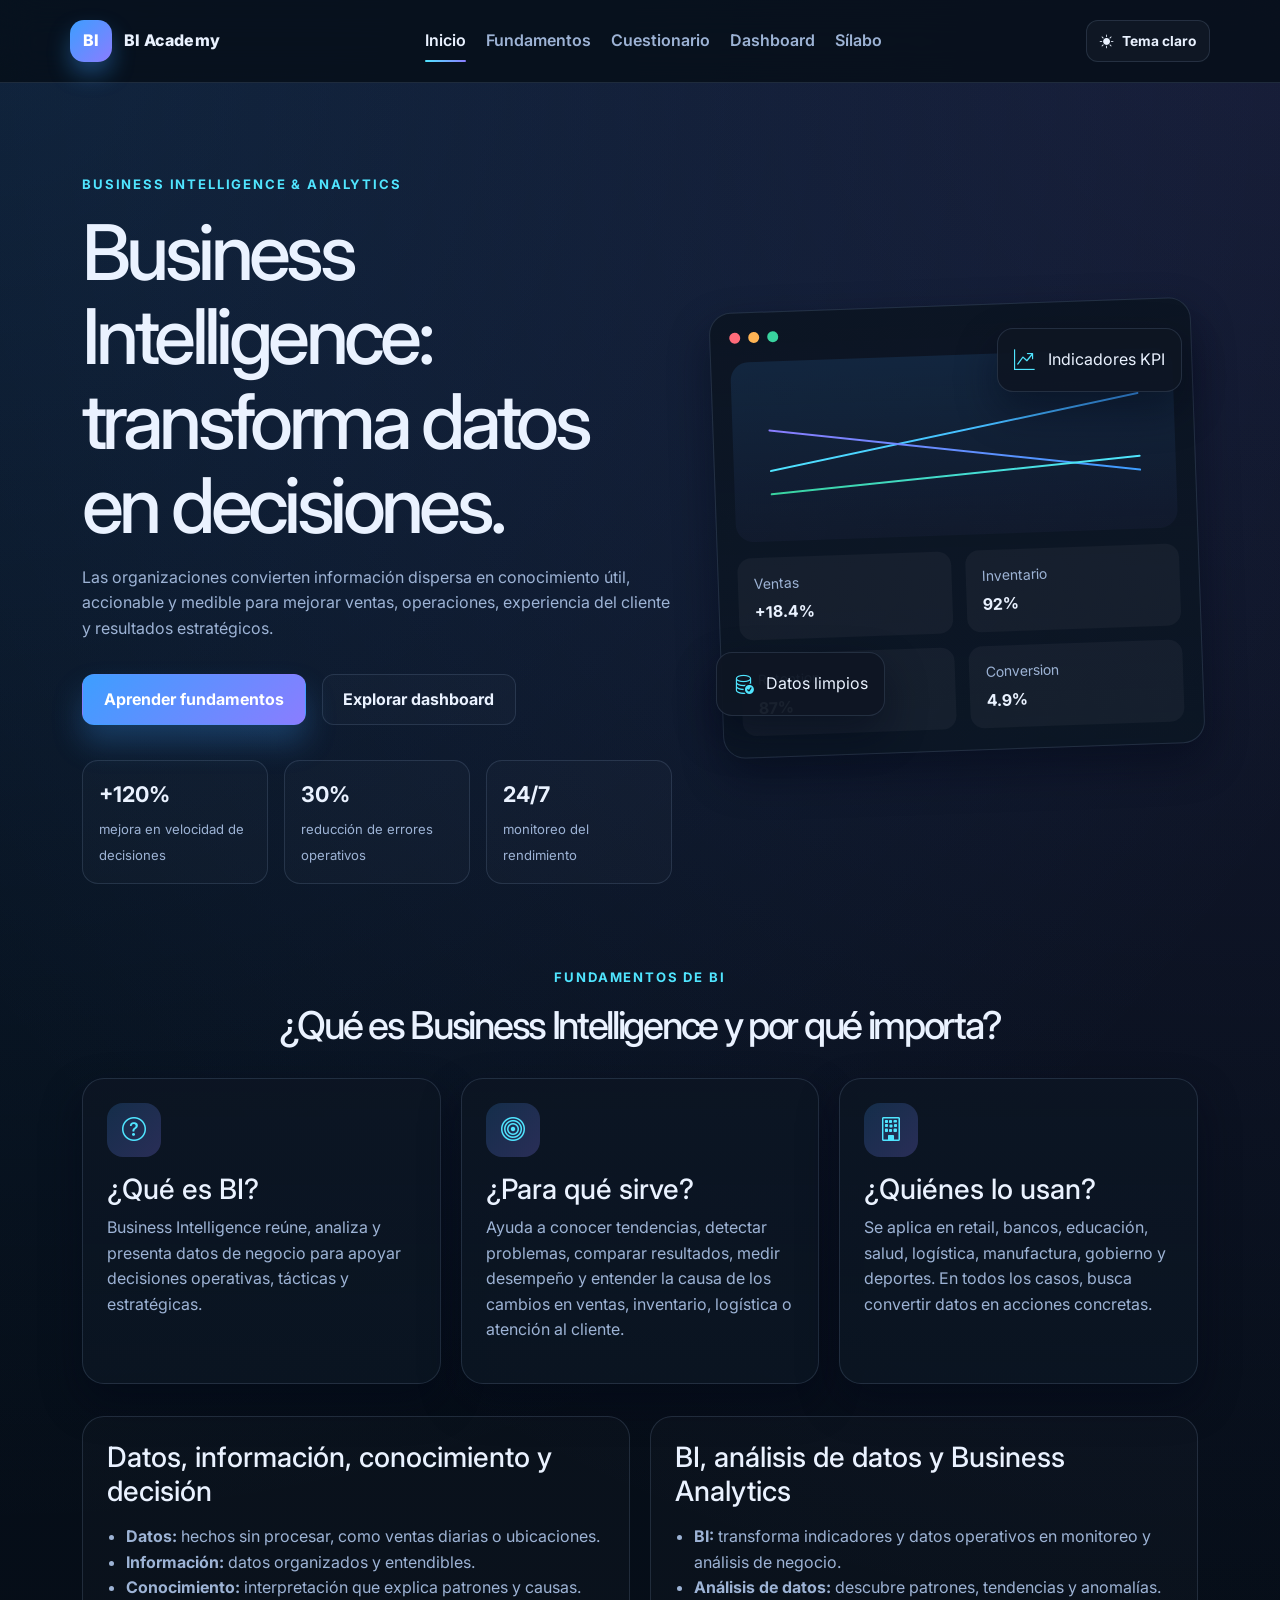
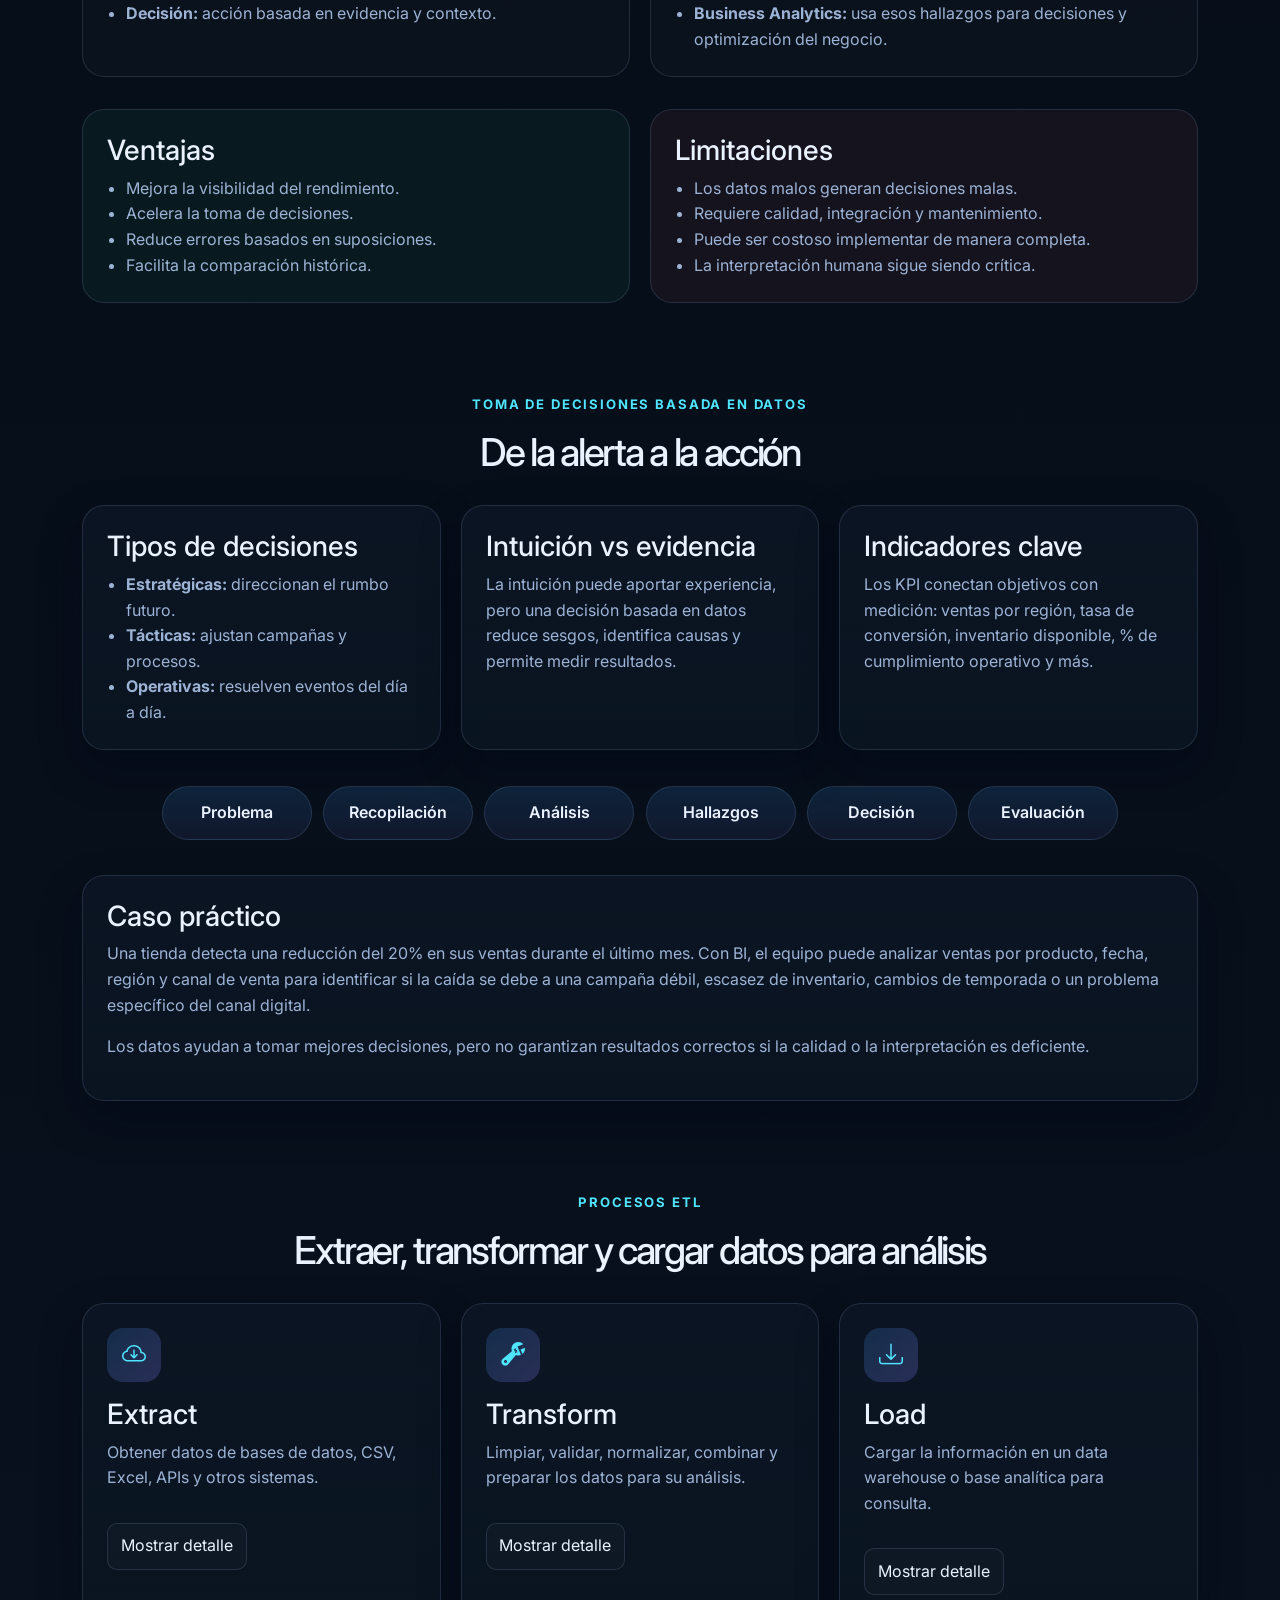
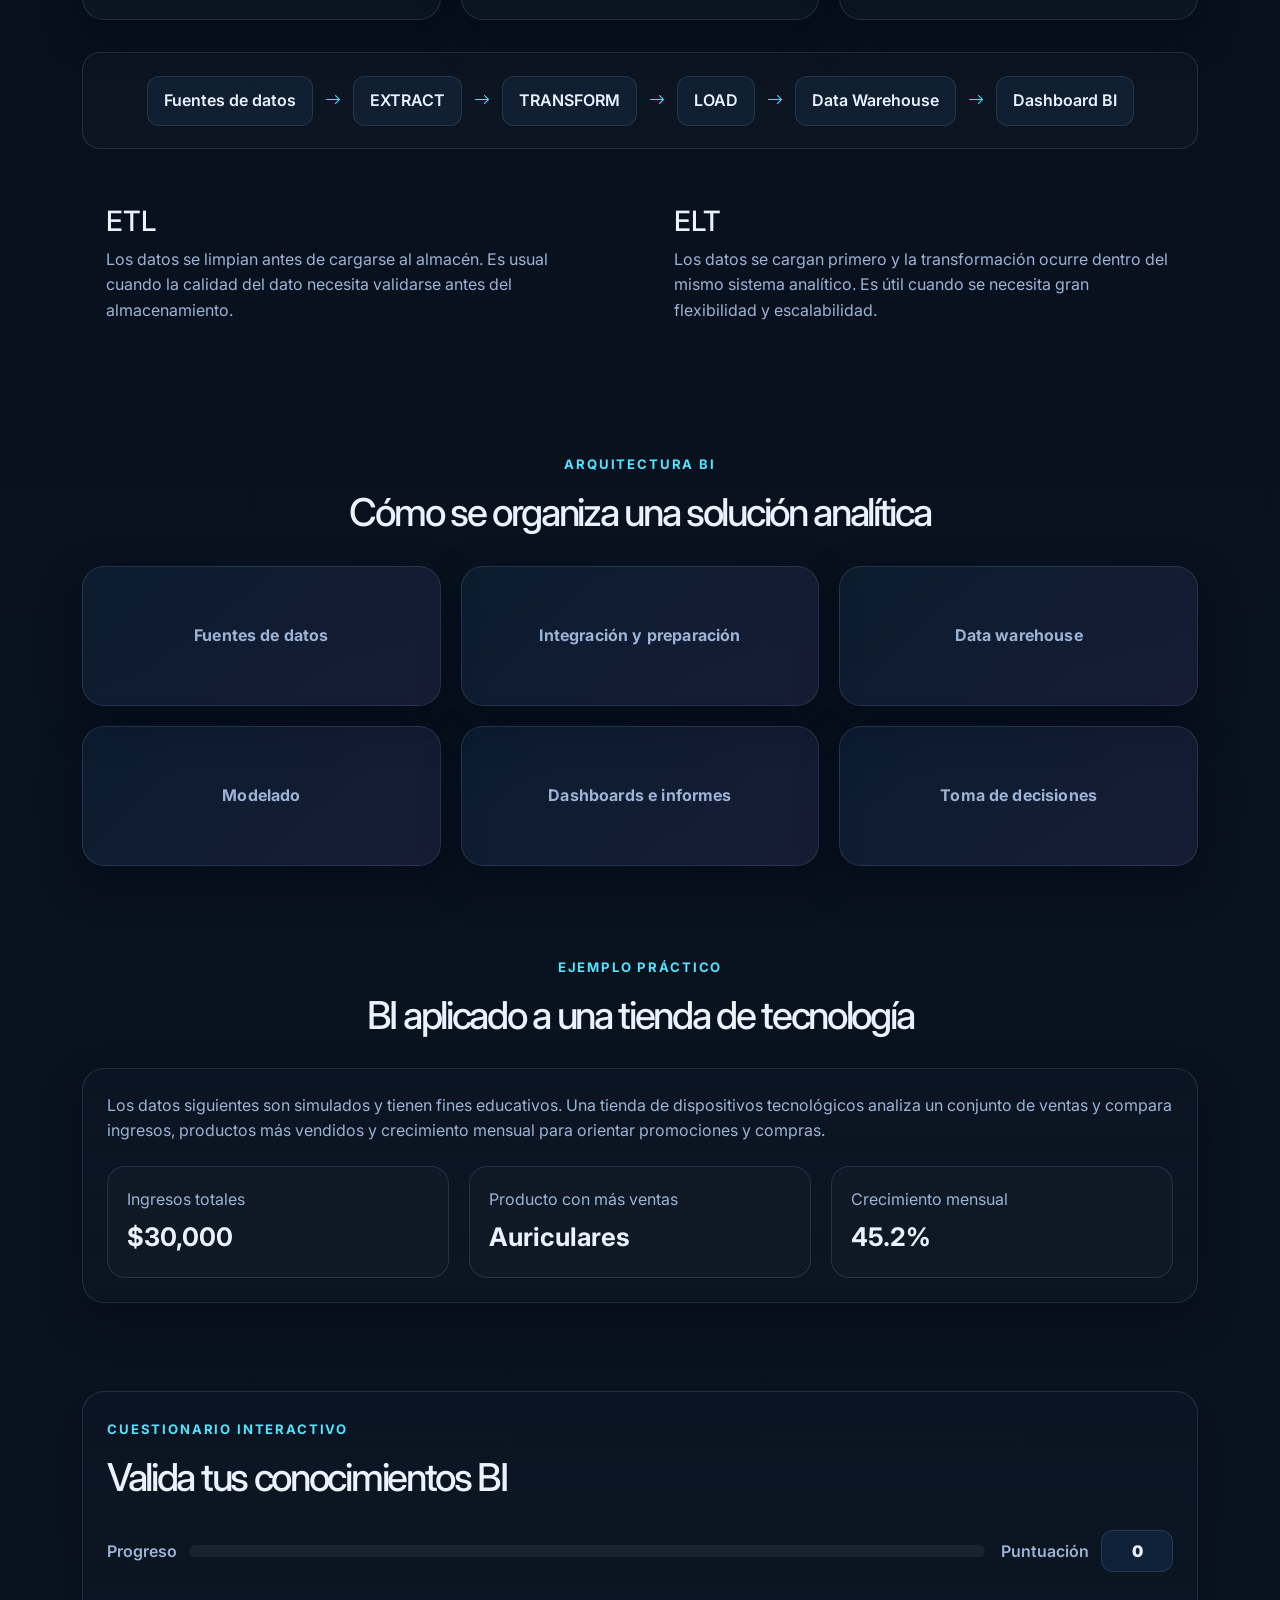
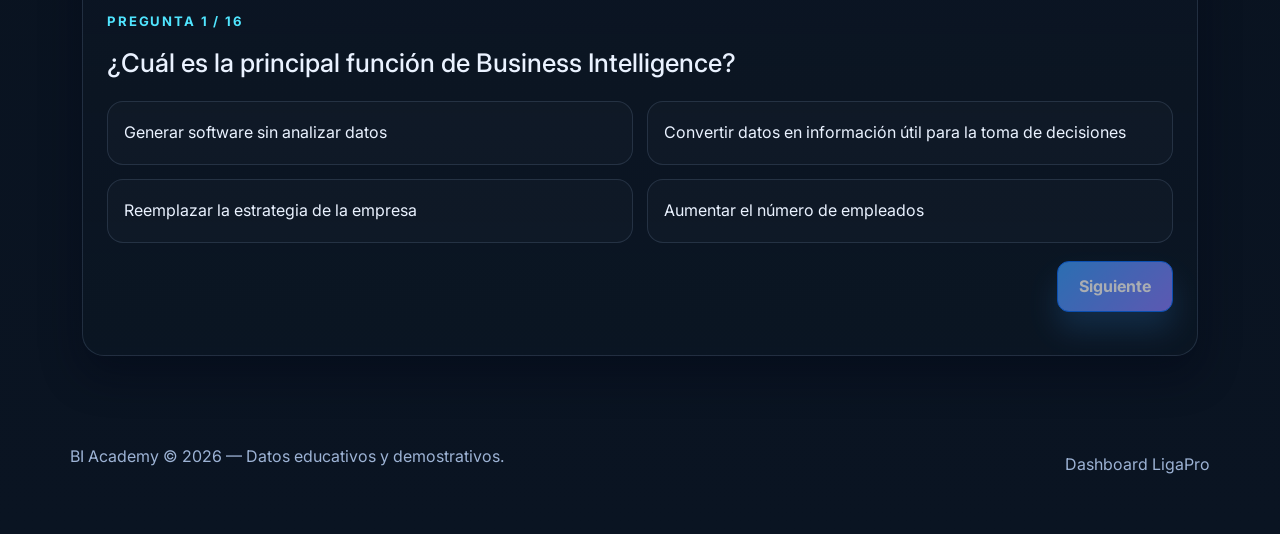
<file: index.html>
<!DOCTYPE html>
<html lang="es">
  <head>
    <meta charset="UTF-8" />
    <meta name="viewport" content="width=device-width, initial-scale=1.0" />
    <meta
      name="description"
      content="Plataforma educativa sobre Business Intelligence y dashboard demo de la LigaPro 2026."
    />
    <title>BI Academy | Business Intelligence</title>
    <link rel="preconnect" href="https://fonts.googleapis.com" />
    <link rel="preconnect" href="https://fonts.gstatic.com" crossorigin />
    <link
      href="https://fonts.googleapis.com/css2?family=Inter:wght@400;500;600;700;800;900&display=swap"
      rel="stylesheet"
    />
    <link
      href="https://cdn.jsdelivr.net/npm/bootstrap@5.3.3/dist/css/bootstrap.min.css"
      rel="stylesheet"
    />
    <link
      rel="stylesheet"
      href="https://cdn.jsdelivr.net/npm/bootstrap-icons@1.11.3/font/bootstrap-icons.min.css"
    />
    <link rel="stylesheet" href="css/styles.css" />
  </head>
  <body>
    <header class="site-header">
      <nav class="navbar container">
        <a class="brand" href="index.html" aria-label="Ir a inicio">
          <span class="brand-mark">BI</span>
          <span>BI Academy</span>
        </a>

        <button class="nav-toggle" aria-label="Abrir menú" aria-expanded="false">
          <span></span>
          <span></span>
          <span></span>
        </button>

        <div class="nav-menu">
          <a href="index.html" class="active">Inicio</a>
          <a href="#fundamentos">Fundamentos</a>
          <a href="#quiz">Cuestionario</a>
          <a href="dashboard.html">Dashboard</a>
          <a href="silabo.html">Sílabo</a>
        </div>

        <button class="theme-toggle" type="button" aria-label="Cambiar a tema claro">
          <i class="bi bi-sun-fill" aria-hidden="true"></i>
          <span>Tema claro</span>
        </button>
      </nav>
    </header>

    <main>
      <section class="hero">
        <div class="container hero-grid">
          <div class="hero-copy">
            <span class="eyebrow">Business Intelligence & Analytics</span>
            <h1>Business Intelligence: transforma datos en decisiones.</h1>
            <p>
              Las organizaciones convierten información dispersa en conocimiento útil,
              accionable y medible para mejorar ventas, operaciones, experiencia del
              cliente y resultados estratégicos.
            </p>
            <div class="hero-actions">
              <a href="#fundamentos" class="btn btn-primary">Aprender fundamentos</a>
              <a href="dashboard.html" class="btn btn-secondary">Explorar dashboard</a>
            </div>
            <ul class="hero-metrics">
              <li><strong>+120%</strong><span>mejora en velocidad de decisiones</span></li>
              <li><strong>30%</strong><span>reducción de errores operativos</span></li>
              <li><strong>24/7</strong><span>monitoreo del rendimiento</span></li>
            </ul>
          </div>

          <div class="hero-visual" aria-label="Visualización conceptual de BI">
            <div class="panel chart-panel">
              <div class="chart-header">
                <span></span><span></span><span></span>
              </div>
              <div class="mini-chart">
                <div class="line line-one"></div>
                <div class="line line-two"></div>
                <div class="line line-three"></div>
              </div>
              <div class="stat-grid">
                <div>
                  <small>Ventas</small>
                  <strong>+18.4%</strong>
                </div>
                <div>
                  <small>Inventario</small>
                  <strong>92%</strong>
                </div>
                <div>
                  <small>Retention</small>
                  <strong>87%</strong>
                </div>
                <div>
                  <small>Conversion</small>
                  <strong>4.9%</strong>
                </div>
              </div>
            </div>
            <div class="floating-card card-1">
              <i class="bi bi-database-check"></i>
              <span>Datos limpios</span>
            </div>
            <div class="floating-card card-2">
              <i class="bi bi-graph-up-arrow"></i>
              <span>Indicadores KPI</span>
            </div>
          </div>
        </div>
      </section>

      <section id="fundamentos" class="content-section">
        <div class="container">
          <div class="section-heading">
            <span class="eyebrow">Fundamentos de BI</span>
            <h2>¿Qué es Business Intelligence y por qué importa?</h2>
          </div>

          <div class="info-grid">
            <article class="info-card">
              <div class="card-icon"><i class="bi bi-question-circle"></i></div>
              <h3>¿Qué es BI?</h3>
              <p>
                Business Intelligence reúne, analiza y presenta datos de negocio para
                apoyar decisiones operativas, tácticas y estratégicas.
              </p>
            </article>
            <article class="info-card">
              <div class="card-icon"><i class="bi bi-bullseye"></i></div>
              <h3>¿Para qué sirve?</h3>
              <p>
                Ayuda a conocer tendencias, detectar problemas, comparar resultados,
                medir desempeño y entender la causa de los cambios en ventas,
                inventario, logística o atención al cliente.
              </p>
            </article>
            <article class="info-card">
              <div class="card-icon"><i class="bi bi-building"></i></div>
              <h3>¿Quiénes lo usan?</h3>
              <p>
                Se aplica en retail, bancos, educación, salud, logística, manufactura,
                gobierno y deportes. En todos los casos, busca convertir datos en
                acciones concretas.
              </p>
            </article>
          </div>

          <div class="concept-grid">
            <div class="concept-block">
              <h3>Datos, información, conocimiento y decisión</h3>
              <ul>
                <li><strong>Datos:</strong> hechos sin procesar, como ventas diarias o ubicaciones.</li>
                <li><strong>Información:</strong> datos organizados y entendibles.</li>
                <li><strong>Conocimiento:</strong> interpretación que explica patrones y causas.</li>
                <li><strong>Decisión:</strong> acción basada en evidencia y contexto.</li>
              </ul>
            </div>
            <div class="concept-block">
              <h3>BI, análisis de datos y Business Analytics</h3>
              <ul>
                <li><strong>BI:</strong> transforma indicadores y datos operativos en monitoreo y análisis de negocio.</li>
                <li><strong>Análisis de datos:</strong> descubre patrones, tendencias y anomalías.</li>
                <li><strong>Business Analytics:</strong> usa esos hallazgos para decisiones y optimización del negocio.</li>
              </ul>
            </div>
          </div>

          <div class="pros-cons">
            <div class="pros-box">
              <h3>Ventajas</h3>
              <ul>
                <li>Mejora la visibilidad del rendimiento.</li>
                <li>Acelera la toma de decisiones.</li>
                <li>Reduce errores basados en suposiciones.</li>
                <li>Facilita la comparación histórica.</li>
              </ul>
            </div>
            <div class="cons-box">
              <h3>Limitaciones</h3>
              <ul>
                <li>Los datos malos generan decisiones malas.</li>
                <li>Requiere calidad, integración y mantenimiento.</li>
                <li>Puede ser costoso implementar de manera completa.</li>
                <li>La interpretación humana sigue siendo crítica.</li>
              </ul>
            </div>
          </div>
        </div>
      </section>

      <section class="decision-section">
        <div class="container">
          <div class="section-heading narrow">
            <span class="eyebrow">Toma de decisiones basada en datos</span>
            <h2>De la alerta a la acción</h2>
          </div>

          <div class="decision-grid">
            <div class="decision-card">
              <h3>Tipos de decisiones</h3>
              <ul>
                <li><strong>Estratégicas:</strong> direccionan el rumbo futuro.</li>
                <li><strong>Tácticas:</strong> ajustan campañas y procesos.</li>
                <li><strong>Operativas:</strong> resuelven eventos del día a día.</li>
              </ul>
            </div>
            <div class="decision-card">
              <h3>Intuición vs evidencia</h3>
              <p>
                La intuición puede aportar experiencia, pero una decisión basada en
                datos reduce sesgos, identifica causas y permite medir resultados.
              </p>
            </div>
            <div class="decision-card">
              <h3>Indicadores clave</h3>
              <p>
                Los KPI conectan objetivos con medición: ventas por región, tasa de
                conversión, inventario disponible, % de cumplimiento operativo y más.
              </p>
            </div>
          </div>

          <div class="case-flow">
            <div class="flow-step">
              <span>Problema</span>
            </div>
            <div class="flow-step">
              <span>Recopilación</span>
            </div>
            <div class="flow-step">
              <span>Análisis</span>
            </div>
            <div class="flow-step">
              <span>Hallazgos</span>
            </div>
            <div class="flow-step">
              <span>Decisión</span>
            </div>
            <div class="flow-step">
              <span>Evaluación</span>
            </div>
          </div>

          <div class="scenario-box">
            <h3>Caso práctico</h3>
            <p>
              Una tienda detecta una reducción del 20% en sus ventas durante el
              último mes. Con BI, el equipo puede analizar ventas por producto,
              fecha, región y canal de venta para identificar si la caída se debe a
              una campaña débil, escasez de inventario, cambios de temporada o un
              problema específico del canal digital.
            </p>
            <p>
              Los datos ayudan a tomar mejores decisiones, pero no garantizan
              resultados correctos si la calidad o la interpretación es deficiente.
            </p>
          </div>
        </div>
      </section>

      <section class="etl-section">
        <div class="container">
          <div class="section-heading">
            <span class="eyebrow">Procesos ETL</span>
            <h2>Extraer, transformar y cargar datos para análisis</h2>
          </div>

          <div class="etl-flow">
            <div class="etl-card">
              <div class="etl-icon"><i class="bi bi-cloud-arrow-down"></i></div>
              <h3>Extract</h3>
              <p>Obtener datos de bases de datos, CSV, Excel, APIs y otros sistemas.</p>
              <button class="etl-toggle" data-target="extract-detail">Mostrar detalle</button>
              <div class="etl-detail" id="extract-detail">
                Ejemplo: importar ventas de un ERP, facturas en Excel y comportamiento de usuarios desde una API de comercio electrónico.
              </div>
            </div>

            <div class="etl-card">
              <div class="etl-icon"><i class="bi bi-wrench-adjustable"></i></div>
              <h3>Transform</h3>
              <p>Limpiar, validar, normalizar, combinar y preparar los datos para su análisis.</p>
              <button class="etl-toggle" data-target="transform-detail">Mostrar detalle</button>
              <div class="etl-detail" id="transform-detail">
                Ejemplo: eliminar duplicados, tratar valores nulos, unificar fechas, corregir nombres inconsistentes, convertir monedas y calcular indicadores.
              </div>
            </div>

            <div class="etl-card">
              <div class="etl-icon"><i class="bi bi-download"></i></div>
              <h3>Load</h3>
              <p>Cargar la información en un data warehouse o base analítica para consulta.</p>
              <button class="etl-toggle" data-target="load-detail">Mostrar detalle</button>
              <div class="etl-detail" id="load-detail">
                Ejemplo: guardar el conjunto limpio en un almacén analítico para alimentar dashboards y reportes de gestión.
              </div>
            </div>
          </div>

          <div class="etl-diagram">
            <span>Fuentes de datos</span>
            <i class="bi bi-arrow-right"></i>
            <span>EXTRACT</span>
            <i class="bi bi-arrow-right"></i>
            <span>TRANSFORM</span>
            <i class="bi bi-arrow-right"></i>
            <span>LOAD</span>
            <i class="bi bi-arrow-right"></i>
            <span>Data Warehouse</span>
            <i class="bi bi-arrow-right"></i>
            <span>Dashboard BI</span>
          </div>

          <div class="etl-compare">
            <div class="compare-box">
              <h3>ETL</h3>
              <p>Los datos se limpian antes de cargarse al almacén. Es usual cuando la calidad del dato necesita validarse antes del almacenamiento.</p>
            </div>
            <div class="compare-box">
              <h3>ELT</h3>
              <p>Los datos se cargan primero y la transformación ocurre dentro del mismo sistema analítico. Es útil cuando se necesita gran flexibilidad y escalabilidad.</p>
            </div>
          </div>
        </div>
      </section>

      <section class="architecture-section">
        <div class="container">
          <div class="section-heading">
            <span class="eyebrow">Arquitectura BI</span>
            <h2>Cómo se organiza una solución analítica</h2>
          </div>

          <div class="arch-grid">
            <div class="arch-card"><span>Fuentes de datos</span></div>
            <div class="arch-card"><span>Integración y preparación</span></div>
            <div class="arch-card"><span>Data warehouse</span></div>
            <div class="arch-card"><span>Modelado</span></div>
            <div class="arch-card"><span>Dashboards e informes</span></div>
            <div class="arch-card"><span>Toma de decisiones</span></div>
          </div>
        </div>
      </section>

      <section class="example-section">
        <div class="container">
          <div class="section-heading">
            <span class="eyebrow">Ejemplo práctico</span>
            <h2>BI aplicado a una tienda de tecnología</h2>
          </div>

          <div class="example-panel">
            <p>
              Los datos siguientes son simulados y tienen fines educativos. Una tienda de
              dispositivos tecnológicos analiza un conjunto de ventas y compara ingresos,
              productos más vendidos y crecimiento mensual para orientar promociones y compras.
            </p>
            <div id="biz-example-metrics" class="metric-cards"></div>
          </div>
        </div>
      </section>

      <section id="quiz" class="quiz-section">
        <div class="container">
          <div class="quiz-card">
            <div class="section-heading left">
              <span class="eyebrow">Cuestionario interactivo</span>
              <h2>Valida tus conocimientos BI</h2>
            </div>

            <div class="quiz-header-row">
              <div class="progress-box">
                <span>Progreso</span>
                <div class="progress-track">
                  <div id="quiz-progress" class="progress-fill"></div>
                </div>
              </div>
              <div class="score-box">
                <span>Puntuación</span>
                <strong id="quiz-score">0</strong>
              </div>
            </div>

            <div id="quiz-container"></div>
          </div>
        </div>
      </section>
    </main>

    <footer class="site-footer">
      <div class="container footer-inner">
        <p>BI Academy © 2026 — Datos educativos y demostrativos.</p>
        <a href="dashboard.html">Dashboard LigaPro</a>
      </div>
    </footer>

    <script src="https://cdn.jsdelivr.net/npm/bootstrap@5.3.3/dist/js/bootstrap.bundle.min.js"></script>
    <script src="js/main.js"></script>
    <script src="js/quiz.js"></script>
  </body>
</html>
</file>
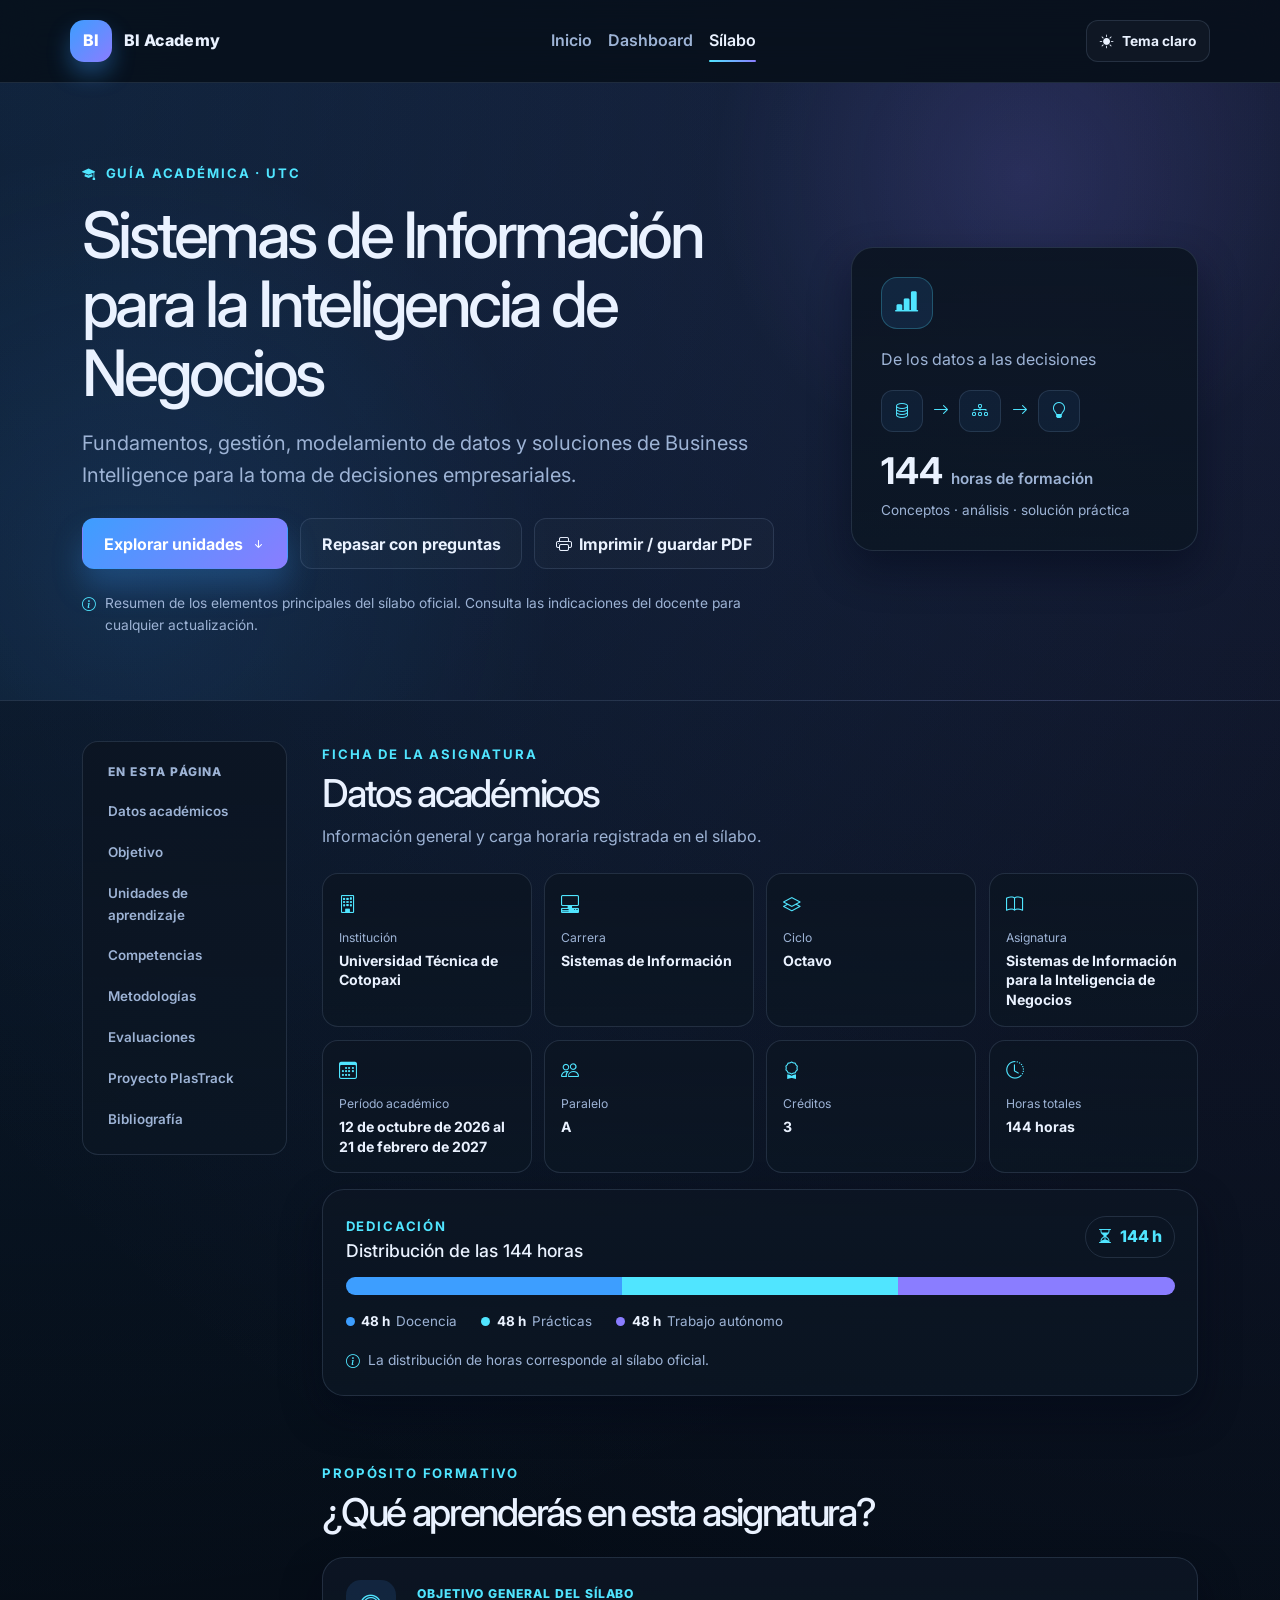
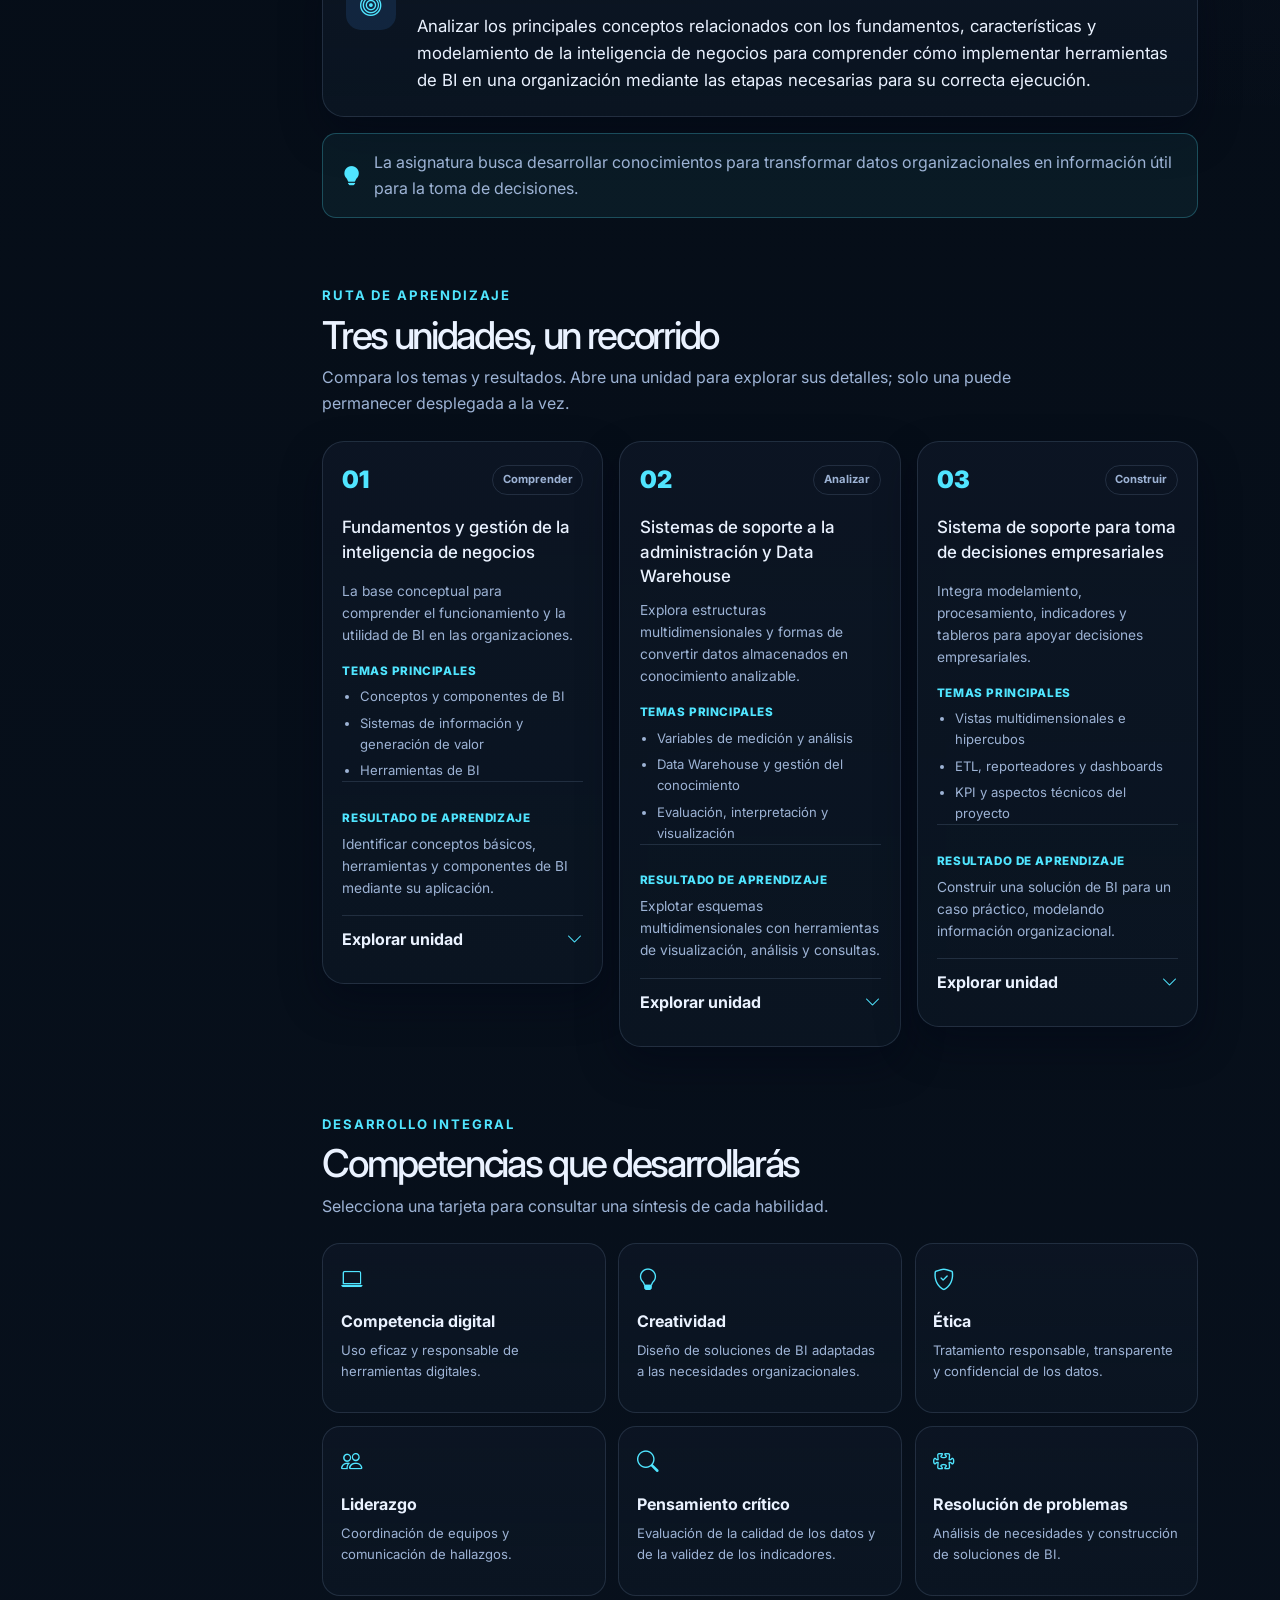
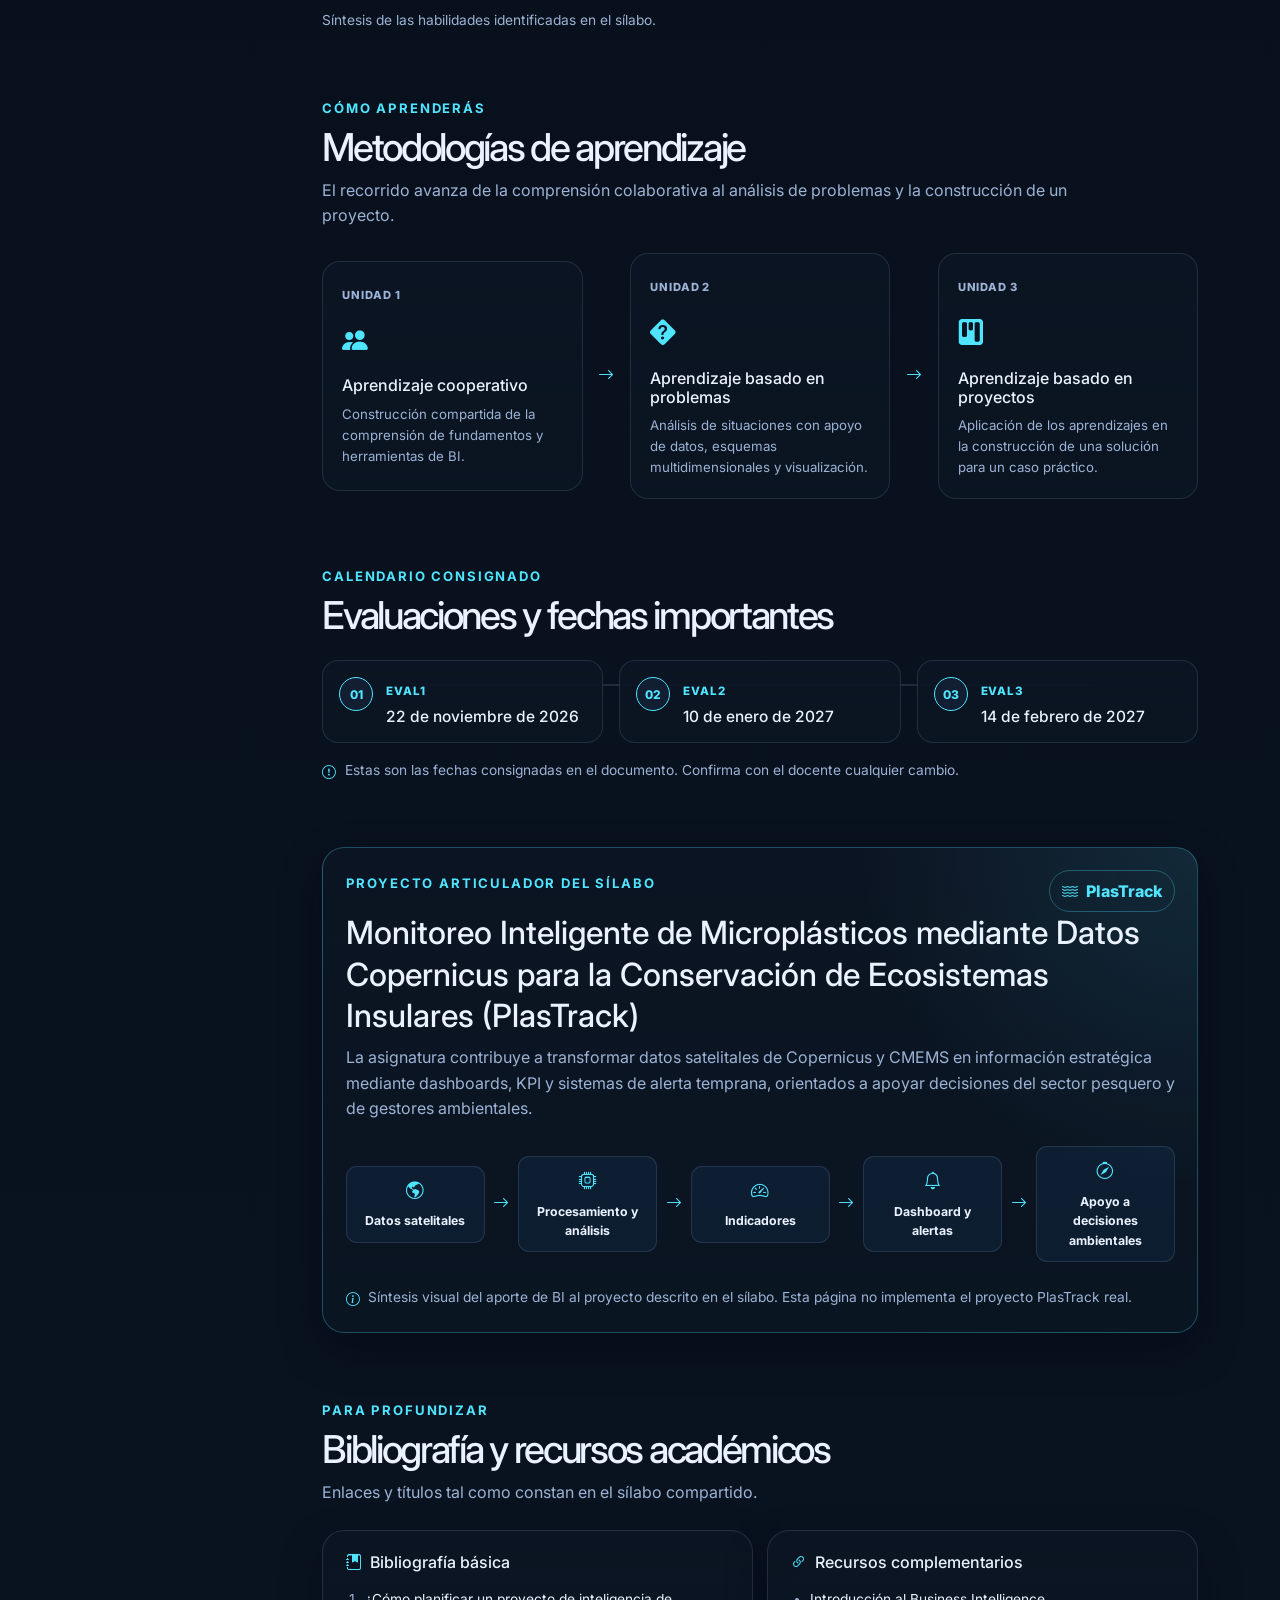
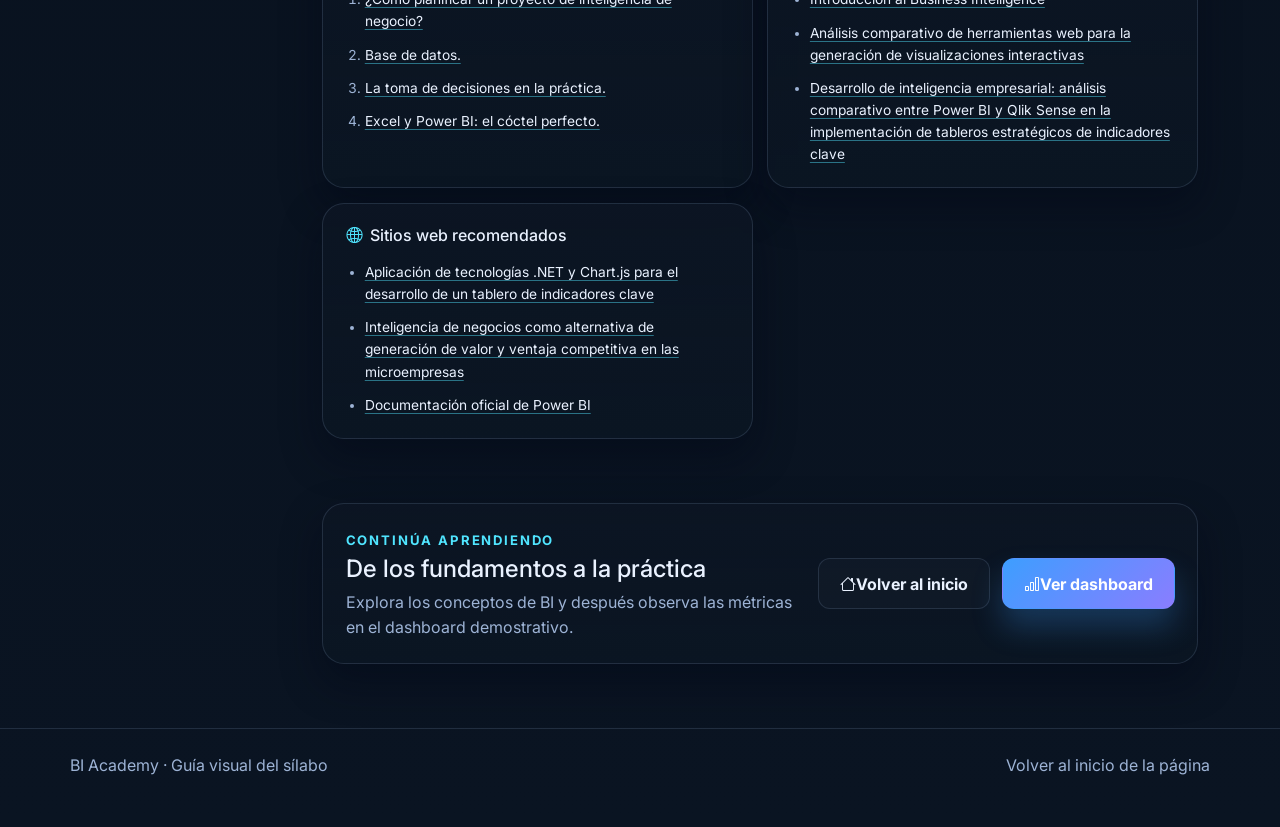
<file: silabo.html>
<!DOCTYPE html>
<html lang="es">
  <head>
    <meta charset="UTF-8" />
    <meta name="viewport" content="width=device-width, initial-scale=1.0" />
    <meta
      name="description"
      content="Resumen visual e interactivo del sílabo de Sistemas de Información para la Inteligencia de Negocios de la Universidad Técnica de Cotopaxi."
    />
    <title>Sílabo | Sistemas de Información para la Inteligencia de Negocios</title>
    <link rel="preconnect" href="https://fonts.googleapis.com" />
    <link rel="preconnect" href="https://fonts.gstatic.com" crossorigin />
    <link
      href="https://fonts.googleapis.com/css2?family=Inter:wght@400;500;600;700;800;900&display=swap"
      rel="stylesheet"
    />
    <link
      href="https://cdn.jsdelivr.net/npm/bootstrap@5.3.3/dist/css/bootstrap.min.css"
      rel="stylesheet"
    />
    <link
      rel="stylesheet"
      href="https://cdn.jsdelivr.net/npm/bootstrap-icons@1.11.3/font/bootstrap-icons.min.css"
    />
    <link rel="stylesheet" href="css/styles.css" />
    <link rel="stylesheet" href="css/silabo.css" />
  </head>
  <body class="syllabus-page">
    <a class="skip-link" href="#contenido">Saltar al contenido</a>
    <div class="reading-progress" aria-hidden="true">
      <span id="readingProgress"></span>
    </div>
    <header class="site-header">
      <nav class="navbar container" aria-label="Navegación principal">
        <a class="brand" href="index.html" aria-label="Ir a inicio">
          <span class="brand-mark">BI</span>
          <span>BI Academy</span>
        </a>

        <button class="nav-toggle" type="button" aria-label="Abrir menú" aria-expanded="false">
          <span></span>
          <span></span>
          <span></span>
        </button>

        <div class="nav-menu">
          <a href="index.html">Inicio</a>
          <a href="dashboard.html">Dashboard</a>
          <a href="silabo.html" class="active" aria-current="page">Sílabo</a>
        </div>

        <button class="theme-toggle" type="button" aria-label="Cambiar a tema claro">
          <i class="bi bi-sun-fill" aria-hidden="true"></i>
          <span>Tema claro</span>
        </button>
      </nav>
    </header>

    <main id="contenido">
      <section class="syllabus-hero">
        <div class="container syllabus-hero-grid">
          <div class="syllabus-hero-copy">
            <span class="eyebrow"><i class="bi bi-mortarboard-fill" aria-hidden="true"></i> Guía académica · UTC</span>
            <h1>Sistemas de Información para la Inteligencia de Negocios</h1>
            <p class="syllabus-subtitle">
              Fundamentos, gestión, modelamiento de datos y soluciones de Business Intelligence para la toma de decisiones empresariales.
            </p>
            <div class="syllabus-hero-actions">
              <a class="btn btn-primary" href="#unidades">Explorar unidades <i class="bi bi-arrow-down-short" aria-hidden="true"></i></a>
              <a class="btn btn-secondary" href="index.html#quiz">Repasar con preguntas</a>
              <button class="btn btn-secondary print-button" type="button" id="printSyllabus">
                <i class="bi bi-printer" aria-hidden="true"></i> Imprimir / guardar PDF
              </button>
            </div>
            <p class="syllabus-source-note">
              <i class="bi bi-info-circle" aria-hidden="true"></i>
              Resumen de los elementos principales del sílabo oficial. Consulta las indicaciones del docente para cualquier actualización.
            </p>
          </div>
          <aside class="syllabus-hero-card" aria-label="Resumen de la asignatura">
            <div class="hero-card-icon"><i class="bi bi-bar-chart-line-fill" aria-hidden="true"></i></div>
            <span class="hero-card-label">De los datos a las decisiones</span>
            <div class="hero-mini-flow" aria-hidden="true">
              <span><i class="bi bi-database"></i></span><i class="bi bi-arrow-right"></i>
              <span><i class="bi bi-diagram-3"></i></span><i class="bi bi-arrow-right"></i>
              <span><i class="bi bi-lightbulb"></i></span>
            </div>
            <strong>144 <small>horas de formación</small></strong>
            <span class="hero-card-caption">Conceptos · análisis · solución práctica</span>
          </aside>
        </div>
      </section>

      <div class="container syllabus-layout">
        <aside class="syllabus-toc" aria-label="Índice de contenidos">
          <span class="toc-heading">En esta página</span>
          <a href="#datos">Datos académicos</a>
          <a href="#objetivo">Objetivo</a>
          <a href="#unidades">Unidades de aprendizaje</a>
          <a href="#competencias">Competencias</a>
          <a href="#metodologias">Metodologías</a>
          <a href="#evaluaciones">Evaluaciones</a>
          <a href="#proyecto-plastrack">Proyecto PlasTrack</a>
          <a href="#bibliografia">Bibliografía</a>
        </aside>

        <div class="syllabus-content">
          <section class="syllabus-section" id="datos">
            <div class="section-heading left">
              <span class="eyebrow">Ficha de la asignatura</span>
              <h2>Datos académicos</h2>
              <p>Información general y carga horaria registrada en el sílabo.</p>
            </div>
            <div class="academic-grid">
              <article class="academic-card"><i class="bi bi-building" aria-hidden="true"></i><span>Institución</span><strong>Universidad Técnica de Cotopaxi</strong></article>
              <article class="academic-card"><i class="bi bi-pc-display-horizontal" aria-hidden="true"></i><span>Carrera</span><strong>Sistemas de Información</strong></article>
              <article class="academic-card"><i class="bi bi-layers" aria-hidden="true"></i><span>Ciclo</span><strong>Octavo</strong></article>
              <article class="academic-card"><i class="bi bi-book" aria-hidden="true"></i><span>Asignatura</span><strong>Sistemas de Información para la Inteligencia de Negocios</strong></article>
              <article class="academic-card"><i class="bi bi-calendar3" aria-hidden="true"></i><span>Período académico</span><strong>12 de octubre de 2026 al 21 de febrero de 2027</strong></article>
              <article class="academic-card"><i class="bi bi-people" aria-hidden="true"></i><span>Paralelo</span><strong>A</strong></article>
              <article class="academic-card"><i class="bi bi-award" aria-hidden="true"></i><span>Créditos</span><strong>3</strong></article>
              <article class="academic-card"><i class="bi bi-clock-history" aria-hidden="true"></i><span>Horas totales</span><strong>144 horas</strong></article>
            </div>

            <article class="hours-panel">
              <div class="panel-title-row">
                <div><span class="eyebrow">Dedicación</span><h3>Distribución de las 144 horas</h3></div>
                <span class="hours-total"><i class="bi bi-hourglass-split" aria-hidden="true"></i> 144 h</span>
              </div>
              <div class="hours-bar" role="img" aria-label="Distribución equitativa: 48 horas de docencia, 48 horas de prácticas y 48 horas de trabajo autónomo">
                <span class="hours-teaching"></span><span class="hours-practice"></span><span class="hours-independent"></span>
              </div>
              <div class="hours-legend">
                <span><i class="legend-dot teaching"></i><strong>48 h</strong> Docencia</span>
                <span><i class="legend-dot practice"></i><strong>48 h</strong> Prácticas</span>
                <span><i class="legend-dot independent"></i><strong>48 h</strong> Trabajo autónomo</span>
              </div>
              <p class="academic-note"><i class="bi bi-info-circle" aria-hidden="true"></i> La distribución de horas corresponde al sílabo oficial.</p>
            </article>
          </section>

          <section class="syllabus-section" id="objetivo">
            <div class="section-heading left">
              <span class="eyebrow">Propósito formativo</span>
              <h2>¿Qué aprenderás en esta asignatura?</h2>
            </div>
            <article class="objective-card">
              <div class="objective-icon"><i class="bi bi-bullseye" aria-hidden="true"></i></div>
              <div>
                <span class="card-kicker">Objetivo general del sílabo</span>
                <p>
                  Analizar los principales conceptos relacionados con los fundamentos, características y modelamiento de la inteligencia de negocios para comprender cómo implementar herramientas de BI en una organización mediante las etapas necesarias para su correcta ejecución.
                </p>
              </div>
            </article>
            <div class="learning-callout">
              <i class="bi bi-lightbulb-fill" aria-hidden="true"></i>
              <p>La asignatura busca desarrollar conocimientos para transformar datos organizacionales en información útil para la toma de decisiones.</p>
            </div>
          </section>

          <section class="syllabus-section" id="unidades">
            <div class="section-heading left">
              <span class="eyebrow">Ruta de aprendizaje</span>
              <h2>Tres unidades, un recorrido</h2>
              <p>Compara los temas y resultados. Abre una unidad para explorar sus detalles; solo una puede permanecer desplegada a la vez.</p>
            </div>
            <div class="unit-compare-grid">
              <article class="unit-card unit-one">
                <div class="unit-card-top"><span class="unit-number">01</span><span class="unit-tag">Comprender</span></div>
                <h3>Fundamentos y gestión de la inteligencia de negocios</h3>
                <p class="unit-summary">La base conceptual para comprender el funcionamiento y la utilidad de BI en las organizaciones.</p>
                <span class="unit-label">Temas principales</span>
                <ul class="unit-topic-preview">
                  <li>Conceptos y componentes de BI</li><li>Sistemas de información y generación de valor</li><li>Herramientas de BI</li>
                </ul>
                <div class="unit-result"><span>Resultado de aprendizaje</span><p>Identificar conceptos básicos, herramientas y componentes de BI mediante su aplicación.</p></div>
                <button class="unit-expand" type="button" aria-expanded="false" aria-controls="unit-detail-1" data-unit-toggle="unit-detail-1">
                  <span>Explorar unidad</span><i class="bi bi-chevron-down" aria-hidden="true"></i>
                </button>
                <div class="unit-detail" id="unit-detail-1" hidden>
                  <h4>Temas oficiales</h4>
                  <ol>
                    <li>Conceptos básicos de Business Intelligence.</li>
                    <li>Componentes de la inteligencia de negocios.</li>
                    <li>Sistemas de información y generación de valor y ventaja corporativa.</li>
                    <li>Principales herramientas de Business Intelligence.</li>
                  </ol>
                  <h4>Resultado de aprendizaje del sílabo</h4>
                  <p>Identificar los conceptos básicos, herramientas y componentes de la inteligencia de negocios mediante la aplicación de herramientas de BI.</p>
                  <h4>Competencia que se desarrolla</h4>
                  <p>Identificación y aplicación de conceptos, componentes y herramientas de BI.</p>
                  <h4>Relación con las otras unidades</h4>
                  <p>Establece la base conceptual que se utiliza para estudiar almacenamiento y análisis en la Unidad 2, y para construir soluciones en la Unidad 3.</p>
                </div>
              </article>

              <article class="unit-card unit-two">
                <div class="unit-card-top"><span class="unit-number">02</span><span class="unit-tag">Analizar</span></div>
                <h3>Sistemas de soporte a la administración y Data Warehouse</h3>
                <p class="unit-summary">Explora estructuras multidimensionales y formas de convertir datos almacenados en conocimiento analizable.</p>
                <span class="unit-label">Temas principales</span>
                <ul class="unit-topic-preview">
                  <li>Variables de medición y análisis</li><li>Data Warehouse y gestión del conocimiento</li><li>Evaluación, interpretación y visualización</li>
                </ul>
                <div class="unit-result"><span>Resultado de aprendizaje</span><p>Explotar esquemas multidimensionales con herramientas de visualización, análisis y consultas.</p></div>
                <button class="unit-expand" type="button" aria-expanded="false" aria-controls="unit-detail-2" data-unit-toggle="unit-detail-2">
                  <span>Explorar unidad</span><i class="bi bi-chevron-down" aria-hidden="true"></i>
                </button>
                <div class="unit-detail" id="unit-detail-2" hidden>
                  <h4>Temas oficiales</h4>
                  <ol>
                    <li>Variables de medición y análisis.</li>
                    <li>Data Warehouse.</li>
                    <li>Sistemas de gestión del conocimiento.</li>
                    <li>Patrones: evaluación, interpretación y visualización.</li>
                  </ol>
                  <h4>Resultado de aprendizaje del sílabo</h4>
                  <p>Explotar esquemas de bases de datos multidimensionales utilizando herramientas de visualización, análisis y consultas, con una administración adecuada.</p>
                  <h4>Competencia que se desarrolla</h4>
                  <p>Uso de esquemas multidimensionales y herramientas para visualizar, analizar y consultar información.</p>
                  <h4>Relación con las otras unidades</h4>
                  <p>Aplica los conceptos de BI de la Unidad 1 y aporta la estructura analítica sobre la que se apoya la solución práctica de la Unidad 3.</p>
                  <div class="architecture-flow" aria-label="Arquitectura analítica representativa">
                    <span><i class="bi bi-database" aria-hidden="true"></i> Datos</span><i class="bi bi-arrow-right" aria-hidden="true"></i>
                    <span><i class="bi bi-server" aria-hidden="true"></i> Almacenamiento</span><i class="bi bi-arrow-right" aria-hidden="true"></i>
                    <span><i class="bi bi-gear" aria-hidden="true"></i> Análisis</span><i class="bi bi-arrow-right" aria-hidden="true"></i>
                    <span><i class="bi bi-bar-chart" aria-hidden="true"></i> Visualización</span>
                  </div>
                </div>
              </article>

              <article class="unit-card unit-three">
                <div class="unit-card-top"><span class="unit-number">03</span><span class="unit-tag">Construir</span></div>
                <h3>Sistema de soporte para toma de decisiones empresariales</h3>
                <p class="unit-summary">Integra modelamiento, procesamiento, indicadores y tableros para apoyar decisiones empresariales.</p>
                <span class="unit-label">Temas principales</span>
                <ul class="unit-topic-preview">
                  <li>Vistas multidimensionales e hipercubos</li><li>ETL, reporteadores y dashboards</li><li>KPI y aspectos técnicos del proyecto</li>
                </ul>
                <div class="unit-result"><span>Resultado de aprendizaje</span><p>Construir una solución de BI para un caso práctico, modelando información organizacional.</p></div>
                <button class="unit-expand" type="button" aria-expanded="false" aria-controls="unit-detail-3" data-unit-toggle="unit-detail-3">
                  <span>Explorar unidad</span><i class="bi bi-chevron-down" aria-hidden="true"></i>
                </button>
                <div class="unit-detail" id="unit-detail-3" hidden>
                  <h4>Temas oficiales</h4>
                  <ol>
                    <li>Vistas multidimensionales o hipercubos de datos.</li>
                    <li>Procesos ETL.</li>
                    <li>Reporteadores.</li>
                    <li>Alertas y tableros de control o dashboards.</li>
                    <li>Indicadores clave de desempeño (KPI).</li>
                    <li>Aspectos técnicos del proyecto.</li>
                  </ol>
                  <h4>Resultado de aprendizaje del sílabo</h4>
                  <p>Construir una solución de inteligencia de negocios para un caso práctico, modelando la información organizacional.</p>
                  <h4>Competencia que se desarrolla</h4>
                  <p>Modelamiento de información y construcción de una solución de inteligencia de negocios para un caso práctico.</p>
                  <h4>Relación con las otras unidades</h4>
                  <p>Integra la comprensión de BI de la Unidad 1 y el análisis multidimensional de la Unidad 2 en una solución orientada a la toma de decisiones.</p>
                  <div class="process-flow" aria-label="Representación didáctica del proceso de BI">
                    <span>Fuentes de datos</span><i class="bi bi-arrow-right" aria-hidden="true"></i>
                    <span>ETL</span><i class="bi bi-arrow-right" aria-hidden="true"></i>
                    <span>Modelado de datos</span><i class="bi bi-arrow-right" aria-hidden="true"></i>
                    <span>Reportes y dashboards</span><i class="bi bi-arrow-right" aria-hidden="true"></i>
                    <span>KPI</span><i class="bi bi-arrow-right" aria-hidden="true"></i>
                    <span>Toma de decisiones</span>
                  </div>
                  <p class="academic-note"><i class="bi bi-info-circle" aria-hidden="true"></i> Flujo didáctico de los temas de la unidad; no es una transcripción literal del sílabo.</p>
                </div>
              </article>
            </div>
          </section>

          <section class="syllabus-section" id="competencias">
            <div class="section-heading left">
              <span class="eyebrow">Desarrollo integral</span>
              <h2>Competencias que desarrollarás</h2>
              <p>Selecciona una tarjeta para consultar una síntesis de cada habilidad.</p>
            </div>
            <div class="soft-skills-grid">
              <button class="skill-card" type="button" aria-pressed="false">
                <i class="bi bi-laptop" aria-hidden="true"></i><strong>Competencia digital</strong><span>Uso eficaz y responsable de herramientas digitales.</span>
              </button>
              <button class="skill-card" type="button" aria-pressed="false">
                <i class="bi bi-lightbulb" aria-hidden="true"></i><strong>Creatividad</strong><span>Diseño de soluciones de BI adaptadas a las necesidades organizacionales.</span>
              </button>
              <button class="skill-card" type="button" aria-pressed="false">
                <i class="bi bi-shield-check" aria-hidden="true"></i><strong>Ética</strong><span>Tratamiento responsable, transparente y confidencial de los datos.</span>
              </button>
              <button class="skill-card" type="button" aria-pressed="false">
                <i class="bi bi-people" aria-hidden="true"></i><strong>Liderazgo</strong><span>Coordinación de equipos y comunicación de hallazgos.</span>
              </button>
              <button class="skill-card" type="button" aria-pressed="false">
                <i class="bi bi-search" aria-hidden="true"></i><strong>Pensamiento crítico</strong><span>Evaluación de la calidad de los datos y de la validez de los indicadores.</span>
              </button>
              <button class="skill-card" type="button" aria-pressed="false">
                <i class="bi bi-puzzle" aria-hidden="true"></i><strong>Resolución de problemas</strong><span>Análisis de necesidades y construcción de soluciones de BI.</span>
              </button>
            </div>
            <p class="academic-note">Síntesis de las habilidades identificadas en el sílabo.</p>
          </section>

          <section class="syllabus-section" id="metodologias">
            <div class="section-heading left">
              <span class="eyebrow">Cómo aprenderás</span>
              <h2>Metodologías de aprendizaje</h2>
              <p>El recorrido avanza de la comprensión colaborativa al análisis de problemas y la construcción de un proyecto.</p>
            </div>
            <div class="methodology-grid">
              <article class="method-card"><span class="method-step">UNIDAD 1</span><i class="bi bi-people-fill" aria-hidden="true"></i><h3>Aprendizaje cooperativo</h3><p>Construcción compartida de la comprensión de fundamentos y herramientas de BI.</p></article>
              <div class="method-connector" aria-hidden="true"><i class="bi bi-arrow-right"></i></div>
              <article class="method-card"><span class="method-step">UNIDAD 2</span><i class="bi bi-question-diamond-fill" aria-hidden="true"></i><h3>Aprendizaje basado en problemas</h3><p>Análisis de situaciones con apoyo de datos, esquemas multidimensionales y visualización.</p></article>
              <div class="method-connector" aria-hidden="true"><i class="bi bi-arrow-right"></i></div>
              <article class="method-card"><span class="method-step">UNIDAD 3</span><i class="bi bi-kanban-fill" aria-hidden="true"></i><h3>Aprendizaje basado en proyectos</h3><p>Aplicación de los aprendizajes en la construcción de una solución para un caso práctico.</p></article>
            </div>
          </section>

          <section class="syllabus-section" id="evaluaciones">
            <div class="section-heading left">
              <span class="eyebrow">Calendario consignado</span>
              <h2>Evaluaciones y fechas importantes</h2>
            </div>
            <div class="assessment-timeline">
              <article class="assessment-item"><span class="assessment-marker">01</span><div><span class="assessment-label">EVAL1</span><h3>22 de noviembre de 2026</h3></div></article>
              <article class="assessment-item"><span class="assessment-marker">02</span><div><span class="assessment-label">EVAL2</span><h3>10 de enero de 2027</h3></div></article>
              <article class="assessment-item"><span class="assessment-marker">03</span><div><span class="assessment-label">EVAL3</span><h3>14 de febrero de 2027</h3></div></article>
            </div>
            <p class="academic-note notice-note"><i class="bi bi-exclamation-circle" aria-hidden="true"></i> Estas son las fechas consignadas en el documento. Confirma con el docente cualquier cambio.</p>
          </section>

          <section class="syllabus-section project-section" id="proyecto-plastrack">
            <div class="project-card">
              <div class="project-heading">
                <span class="eyebrow">Proyecto articulador del sílabo</span>
                <span class="project-mark"><i class="bi bi-water" aria-hidden="true"></i> PlasTrack</span>
              </div>
              <h2>Monitoreo Inteligente de Microplásticos mediante Datos Copernicus para la Conservación de Ecosistemas Insulares (PlasTrack)</h2>
              <p>La asignatura contribuye a transformar datos satelitales de Copernicus y CMEMS en información estratégica mediante dashboards, KPI y sistemas de alerta temprana, orientados a apoyar decisiones del sector pesquero y de gestores ambientales.</p>
              <div class="project-flow" aria-label="Síntesis visual del aporte de BI al proyecto descrito en el sílabo">
                <span><i class="bi bi-globe-americas" aria-hidden="true"></i> Datos satelitales</span><i class="bi bi-arrow-right" aria-hidden="true"></i>
                <span><i class="bi bi-cpu" aria-hidden="true"></i> Procesamiento y análisis</span><i class="bi bi-arrow-right" aria-hidden="true"></i>
                <span><i class="bi bi-speedometer2" aria-hidden="true"></i> Indicadores</span><i class="bi bi-arrow-right" aria-hidden="true"></i>
                <span><i class="bi bi-bell" aria-hidden="true"></i> Dashboard y alertas</span><i class="bi bi-arrow-right" aria-hidden="true"></i>
                <span><i class="bi bi-compass" aria-hidden="true"></i> Apoyo a decisiones ambientales</span>
              </div>
              <p class="academic-note"><i class="bi bi-info-circle" aria-hidden="true"></i> Síntesis visual del aporte de BI al proyecto descrito en el sílabo. Esta página no implementa el proyecto PlasTrack real.</p>
            </div>
          </section>

          <section class="syllabus-section" id="bibliografia">
            <div class="section-heading left">
              <span class="eyebrow">Para profundizar</span>
              <h2>Bibliografía y recursos académicos</h2>
              <p>Enlaces y títulos tal como constan en el sílabo compartido.</p>
            </div>
            <div class="resources-grid">
              <article class="resource-card">
                <h3><i class="bi bi-journal-bookmark-fill" aria-hidden="true"></i> Bibliografía básica</h3>
                <ol>
                  <li><a href="https://elibro.net/es/lc/utcotopaxi/titulos/58548" target="_blank" rel="noopener noreferrer">¿Cómo planificar un proyecto de inteligencia de negocio?</a></li>
                  <li><a href="https://elibro.net/es/lc/utcotopaxi/titulos/121283" target="_blank" rel="noopener noreferrer">Base de datos.</a></li>
                  <li><a href="https://elibro.net/es/lc/utcotopaxi/titulos/227386" target="_blank" rel="noopener noreferrer">La toma de decisiones en la práctica.</a></li>
                  <li><a href="https://elibro.net/es/lc/utcotopaxi/titulos/282827" target="_blank" rel="noopener noreferrer">Excel y Power BI: el cóctel perfecto.</a></li>
                </ol>
              </article>
              <article class="resource-card">
                <h3><i class="bi bi-link-45deg" aria-hidden="true"></i> Recursos complementarios</h3>
                <ul>
                  <li><a href="http://cursos.yura.website/wp-content/uploads/2020/03/Introduccion_al_Business_Intelligence.pdf" target="_blank" rel="noopener noreferrer">Introducción al Business Intelligence</a></li>
                  <li><a href="https://dialnet.unirioja.es/servlet/articulo?codigo=10387164" target="_blank" rel="noopener noreferrer">Análisis comparativo de herramientas web para la generación de visualizaciones interactivas</a></li>
                  <li><a href="http://technologyrain.com.ar/index.php/trj/article/view/30" target="_blank" rel="noopener noreferrer">Desarrollo de inteligencia empresarial: análisis comparativo entre Power BI y Qlik Sense en la implementación de tableros estratégicos de indicadores clave</a></li>
                </ul>
              </article>
              <article class="resource-card">
                <h3><i class="bi bi-globe2" aria-hidden="true"></i> Sitios web recomendados</h3>
                <ul>
                  <li><a href="https://ecuciencia.utc.edu.ec/media/articulo/articulo-005-corregido.pdf" target="_blank" rel="noopener noreferrer">Aplicación de tecnologías .NET y Chart.js para el desarrollo de un tablero de indicadores clave</a></li>
                  <li><a href="https://investigacion.utc.edu.ec/index.php/ciya/es/article/view/391" target="_blank" rel="noopener noreferrer">Inteligencia de negocios como alternativa de generación de valor y ventaja competitiva en las microempresas</a></li>
                  <li><a href="https://learn.microsoft.com/es-es/power-bi/" target="_blank" rel="noopener noreferrer">Documentación oficial de Power BI</a></li>
                </ul>
              </article>
            </div>
          </section>

          <section class="syllabus-final-cta">
            <div><span class="eyebrow">Continúa aprendiendo</span><h2>De los fundamentos a la práctica</h2><p>Explora los conceptos de BI y después observa las métricas en el dashboard demostrativo.</p></div>
            <div class="final-cta-actions">
              <a href="index.html" class="btn btn-secondary"><i class="bi bi-house" aria-hidden="true"></i> Volver al inicio</a>
              <a href="dashboard.html" class="btn btn-primary"><i class="bi bi-bar-chart" aria-hidden="true"></i> Ver dashboard</a>
            </div>
          </section>
        </div>
      </div>
    </main>

    <button id="backToTop" class="back-to-top" type="button" aria-label="Volver al inicio de la página">
      <i class="bi bi-arrow-up" aria-hidden="true"></i>
    </button>
    <footer class="site-footer"><div class="container footer-inner"><span>BI Academy · Guía visual del sílabo</span><a href="#contenido">Volver al inicio de la página</a></div></footer>
    <script src="js/main.js"></script>
    <script src="js/silabo.js"></script>
  </body>
</html>
</file>
<file: css/styles.css>
:root {
  --bg: #07111f;
  --bg-soft: #0b1728;
  --panel: rgba(15, 25, 41, 0.9);
  --panel-strong: #121e31;
  --card: rgba(16, 31, 47, 0.88);
  --card-alt: rgba(19, 35, 52, 0.95);
  --border: rgba(126, 150, 185, 0.2);
  --text: #eaf2ff;
  --muted: #9db3d5;
  --primary: #3d9eff;
  --primary-strong: #186eea;
  --cyan: #50e5ff;
  --violet: #8a7dff;
  --green: #39d39f;
  --warning: #ffb454;
  --danger: #ff6b7a;
  --shadow: 0 18px 40px rgba(2, 6, 23, 0.45);
  --radius: 22px;
  --surface-gradient: linear-gradient(180deg, rgba(12, 21, 35, 0.96), rgba(11, 22, 35, 0.82));
  --body-background:
    radial-gradient(circle at top left, rgba(61, 158, 255, 0.15), transparent 28%),
    radial-gradient(circle at top right, rgba(138, 125, 255, 0.14), transparent 30%),
    linear-gradient(180deg, #040b14 0%, #0a1422 100%);
  --header-background: rgba(5, 12, 21, 0.75);
  --menu-background: rgba(10, 17, 27, 0.98);
  --input-background: rgba(255, 255, 255, 0.03);
  --floating-background: rgba(14, 22, 35, 0.95);
  --table-header-background: rgba(255, 255, 255, 0.02);
  --chart-text: #eaf2ff;
  --chart-tick: #dce6ff;
  --chart-grid: rgba(255, 255, 255, 0.08);
  color-scheme: dark;
}

body[data-theme="light"] {
  --bg: #f2f6fc;
  --bg-soft: #e8eef8;
  --panel: #ffffff;
  --panel-strong: #ffffff;
  --card: #ffffff;
  --card-alt: #f5f8fd;
  --border: rgba(50, 75, 110, 0.18);
  --text: #17263d;
  --muted: #5a6c85;
  --shadow: 0 18px 40px rgba(37, 57, 84, 0.12);
  --surface-gradient: linear-gradient(180deg, #ffffff, #f7f9fd);
  --header-background: rgba(255, 255, 255, 0.88);
  --menu-background: rgba(255, 255, 255, 0.98);
  --input-background: #ffffff;
  --floating-background: #ffffff;
  --table-header-background: #f2f5fa;
  --chart-text: #263750;
  --chart-tick: #52647e;
  --chart-grid: rgba(50, 75, 110, 0.12);
  color-scheme: light;
}

* {
  box-sizing: border-box;
}

html {
  scroll-behavior: smooth;
}

body {
  margin: 0;
  font-family: "Inter", sans-serif;
  background: var(--body-background);
  color: var(--text);
  line-height: 1.6;
}

body[data-theme="light"] {
  --body-background:
    radial-gradient(circle at top left, rgba(61, 158, 255, 0.1), transparent 28%),
    radial-gradient(circle at top right, rgba(138, 125, 255, 0.09), transparent 30%),
    linear-gradient(180deg, #f8faff 0%, #edf2f9 100%);
}

img {
  max-width: 100%;
  display: block;
}

a {
  color: inherit;
  text-decoration: none;
}

button,
input,
select {
  font: inherit;
}

.container {
  width: min(1180px, calc(100% - 2rem));
  margin: 0 auto;
}

.site-header {
  position: sticky;
  top: 0;
  z-index: 50;
  backdrop-filter: blur(18px);
  background: var(--header-background);
  border-bottom: 1px solid var(--border);
}

.navbar {
  display: flex;
  align-items: center;
  justify-content: space-between;
  min-height: 82px;
}

.brand {
  display: inline-flex;
  align-items: center;
  font-weight: 800;
  letter-spacing: 0.02em;
}

.brand-mark {
  display: inline-flex;
  align-items: center;
  justify-content: center;
  width: 42px;
  height: 42px;
  margin-right: 12px;
  border-radius: 14px;
  background: linear-gradient(135deg, var(--primary), var(--violet));
  color: white;
  box-shadow: 0 12px 22px rgba(61, 158, 255, 0.35);
}

.nav-menu {
  display: flex;
  align-items: center;
  gap: 1.25rem;
}

.nav-menu a {
  position: relative;
  color: var(--muted);
  font-weight: 600;
  transition: color 0.2s ease;
}

.nav-menu a:hover,
.nav-menu a.active {
  color: var(--text);
}

.theme-toggle {
  display: inline-flex;
  align-items: center;
  justify-content: center;
  gap: 0.5rem;
  min-height: 42px;
  padding: 0.55rem 0.8rem;
  border: 1px solid var(--border);
  border-radius: 12px;
  background: var(--input-background);
  color: var(--text);
  font: inherit;
  font-size: 0.86rem;
  font-weight: 700;
  cursor: pointer;
}

.theme-toggle:hover {
  border-color: var(--primary);
}

.nav-menu a.active::after,
.nav-menu a:hover::after {
  content: "";
  position: absolute;
  left: 0;
  bottom: -8px;
  width: 100%;
  height: 2px;
  border-radius: 10px;
  background: linear-gradient(90deg, var(--cyan), var(--violet));
}

.nav-toggle {
  display: none;
  flex-direction: column;
  gap: 5px;
  width: 48px;
  height: 48px;
  border-radius: 12px;
  border: 1px solid var(--border);
  background: rgba(255, 255, 255, 0.03);
  align-items: center;
  justify-content: center;
}

.nav-toggle span {
  width: 18px;
  height: 2px;
  background: var(--text);
  border-radius: 999px;
}

.hero {
  padding: 5.5rem 0 3.5rem;
}

.hero-grid {
  display: grid;
  grid-template-columns: 1.1fr 0.9fr;
  gap: 2.75rem;
  align-items: center;
}

.eyebrow {
  display: inline-block;
  margin-bottom: 1rem;
  color: var(--cyan);
  font-size: 0.82rem;
  font-weight: 700;
  letter-spacing: 0.14em;
  text-transform: uppercase;
}

.hero-copy h1,
.section-heading h2,
.dashboard-header h1 {
  margin: 0 0 1rem;
  line-height: 1.1;
  letter-spacing: -0.06em;
}

.hero-copy h1 {
  font-size: clamp(2.8rem, 6vw, 5rem);
}

.hero-copy p,
.dashboard-header p,
.scenario-box p,
.case-flow,
.info-card p,
.decision-card p,
.compare-box p,
.etl-card p,
.arch-card,
.example-panel p {
  color: var(--muted);
}

.hero-actions {
  display: flex;
  flex-wrap: wrap;
  gap: 1rem;
  margin: 2rem 0 2.2rem;
}

.btn {
  display: inline-flex;
  align-items: center;
  justify-content: center;
  min-height: 48px;
  padding: 0.8rem 1.3rem;
  border: 1px solid transparent;
  border-radius: 12px;
  font-weight: 700;
  transition: transform 0.2s ease, opacity 0.2s ease, box-shadow 0.2s ease;
}

.btn:hover {
  transform: translateY(-1px);
}

.btn-primary {
  background: linear-gradient(135deg, var(--primary), var(--violet));
  color: white;
  box-shadow: 0 18px 30px rgba(61, 158, 255, 0.25);
}

.btn-secondary {
  border-color: var(--border);
  color: var(--text);
  background: rgba(255, 255, 255, 0.02);
}

.hero-metrics {
  display: grid;
  grid-template-columns: repeat(3, minmax(120px, 1fr));
  gap: 1rem;
  padding: 0;
  list-style: none;
  margin: 0;
}

.hero-metrics li {
  padding: 1rem;
  border: 1px solid var(--border);
  border-radius: 16px;
  background: rgba(255, 255, 255, 0.02);
}

.hero-metrics li strong {
  display: block;
  font-size: 1.35rem;
  margin-bottom: 0.25rem;
}

.hero-metrics li span {
  font-size: 0.82rem;
  color: var(--muted);
}

.hero-visual {
  position: relative;
  min-height: 520px;
  display: grid;
  place-items: center;
}

.panel,
.info-card,
.decision-card,
.etl-card,
.arch-card,
.scenario-box,
.example-panel,
.quiz-card,
.filters-panel,
.kpi-card,
.chart-card,
.table-card {
  background: var(--surface-gradient);
  border: 1px solid var(--border);
  border-radius: var(--radius);
  box-shadow: var(--shadow);
}

.chart-panel {
  width: min(100%, 520px);
  padding: 1.2rem 1.2rem 1.3rem;
  transform: rotate(-2deg);
}

.chart-header {
  display: flex;
  gap: 0.5rem;
  margin-bottom: 1.2rem;
}

.chart-header span {
  display: block;
  width: 11px;
  height: 11px;
  border-radius: 50%;
  background: rgba(255, 255, 255, 0.38);
}

.chart-header span:first-child { background: var(--danger); }
.chart-header span:nth-child(2) { background: var(--warning); }
.chart-header span:nth-child(3) { background: var(--green); }

.mini-chart {
  position: relative;
  height: 180px;
  margin-bottom: 1rem;
  border-radius: 18px;
  background: linear-gradient(180deg, rgba(61, 158, 255, 0.12), rgba(138, 125, 255, 0.04));
  overflow: hidden;
}

.line {
  position: absolute;
  left: 8%;
  right: 8%;
  bottom: 18%;
  height: 2px;
  border-radius: 999px;
}

.line-one {
  top: 42%;
  background: linear-gradient(90deg, var(--cyan), var(--primary));
  transform: skewY(-10deg);
}

.line-two {
  top: 52%;
  background: linear-gradient(90deg, var(--violet), var(--primary));
  transform: skewY(8deg);
}

.line-three {
  top: 66%;
  background: linear-gradient(90deg, var(--green), var(--cyan));
  transform: skewY(-4deg);
}

.stat-grid {
  display: grid;
  grid-template-columns: repeat(2, minmax(150px, 1fr));
  gap: 0.9rem;
}

.stat-grid div {
  padding: 0.9rem 1rem;
  border-radius: 14px;
  background: rgba(255, 255, 255, 0.04);
}

.stat-grid small {
  display: block;
  color: var(--muted);
  margin-bottom: 0.3rem;
}

.floating-card {
  position: absolute;
  display: inline-flex;
  align-items: center;
  gap: 0.8rem;
  padding: 0.9rem 1rem;
  border-radius: 16px;
  background: var(--floating-background);
  border: 1px solid var(--border);
  box-shadow: var(--shadow);
}

.floating-card i {
  color: var(--cyan);
  font-size: 1.3rem;
}

.card-1 {
  left: 0;
  bottom: 72px;
}

.card-2 {
  right: 16px;
  top: 60px;
}

.content-section,
.decision-section,
.etl-section,
.architecture-section,
.example-section,
.quiz-section {
  padding: 1.5rem 0 4rem;
}

.section-heading {
  margin-bottom: 2rem;
  text-align: center;
}

.section-heading.left {
  text-align: left;
}

.section-heading.narrow {
  max-width: 720px;
  margin-inline: auto;
}

.section-heading h2 {
  font-size: clamp(2rem, 3vw, 3rem);
}

.info-grid,
.decision-grid,
.etl-flow,
.arch-grid,
.metric-cards,
.pros-cons {
  display: grid;
  gap: 1.25rem;
}

.info-grid,
.model-grid {
  grid-template-columns: repeat(3, minmax(0, 1fr));
}

.info-card,
.decision-card,
.etl-card,
.compare-box,
.arch-card,
.scenario-box,
.example-panel,
.quiz-card {
  padding: 1.5rem;
}

.card-icon,
.etl-icon {
  width: 54px;
  height: 54px;
  display: grid;
  place-items: center;
  border-radius: 16px;
  background: linear-gradient(135deg, rgba(61, 158, 255, 0.18), rgba(138, 125, 255, 0.24));
  color: var(--cyan);
  font-size: 1.5rem;
  margin-bottom: 1rem;
}

.concept-grid {
  display: grid;
  grid-template-columns: 1fr 1fr;
  gap: 1.2rem;
  margin-top: 2rem;
}

.concept-block {
  border: 1px solid var(--border);
  border-radius: var(--radius);
  background: rgba(255, 255, 255, 0.02);
  padding: 1.5rem;
}

.concept-block h3 {
  margin-top: 0;
  margin-bottom: 1rem;
}

.concept-block ul,
.info-card ul,
.decision-card ul,
.pros-box ul,
.cons-box ul {
  margin: 0;
  padding-left: 1.2rem;
  color: var(--muted);
}

.pros-cons {
  grid-template-columns: 1fr 1fr;
  margin-top: 2rem;
}

.pros-box,
.cons-box {
  border: 1px solid var(--border);
  border-radius: var(--radius);
  padding: 1.5rem;
}

.pros-box { background: rgba(57, 211, 159, 0.06); }
.cons-box { background: rgba(255, 107, 122, 0.06); }

.decision-grid {
  grid-template-columns: repeat(3, minmax(0, 1fr));
}

.case-flow {
  display: flex;
  flex-wrap: wrap;
  gap: 0.7rem;
  justify-content: center;
  margin: 2.2rem 0;
}

.flow-step {
  display: inline-flex;
  align-items: center;
  justify-content: center;
  min-width: 150px;
  min-height: 54px;
  padding: 0.75rem 1rem;
  border-radius: 999px;
  background: linear-gradient(180deg, rgba(61, 158, 255, 0.15), rgba(138, 125, 255, 0.08));
  border: 1px solid var(--border);
  color: var(--text);
  font-weight: 600;
}

.scenario-box {
  margin-top: 1rem;
}

.etl-flow {
  grid-template-columns: repeat(3, minmax(0, 1fr));
}

.etl-card {
  position: relative;
}

.etl-detail {
  display: none;
  margin-top: 1rem;
  padding: 0.9rem 1rem;
  border-radius: 12px;
  background: rgba(255, 255, 255, 0.025);
  color: var(--muted);
  border: 1px solid var(--border);
}

.etl-detail.visible {
  display: block;
}

.etl-toggle {
  margin-top: 1rem;
  border: 1px solid var(--border);
  background: rgba(255, 255, 255, 0.02);
  color: var(--text);
  border-radius: 10px;
  padding: 0.6rem 0.8rem;
}

.etl-diagram {
  display: flex;
  flex-wrap: wrap;
  align-items: center;
  justify-content: center;
  gap: 0.75rem;
  padding: 1.4rem;
  margin-top: 2rem;
  border: 1px solid var(--border);
  border-radius: 18px;
  background: rgba(255, 255, 255, 0.02);
}

.etl-diagram span {
  background: rgba(61, 158, 255, 0.08);
  border: 1px solid var(--border);
  padding: 0.7rem 1rem;
  border-radius: 12px;
  font-weight: 600;
}

.etl-diagram i {
  color: var(--cyan);
}

.etl-compare {
  display: grid;
  grid-template-columns: repeat(2, minmax(0, 1fr));
  gap: 1.2rem;
  margin-top: 2rem;
}

.arch-grid {
  grid-template-columns: repeat(3, minmax(0, 1fr));
}

.arch-card {
  display: grid;
  place-items: center;
  min-height: 140px;
  text-align: center;
  font-weight: 700;
  letter-spacing: 0.01em;
  background: linear-gradient(135deg, rgba(61, 158, 255, 0.08), rgba(138, 125, 255, 0.1));
}

.metric-cards {
  grid-template-columns: repeat(3, minmax(0, 1fr));
  margin-top: 1.4rem;
}

.metric-card {
  padding: 1.2rem;
  border: 1px solid var(--border);
  border-radius: 18px;
  background: rgba(255, 255, 255, 0.02);
}

.metric-card .label {
  display: block;
  color: var(--muted);
  margin-bottom: 0.3rem;
}

.metric-card strong {
  font-size: clamp(1.4rem, 2vw, 2rem);
}

.quiz-header-row {
  display: flex;
  align-items: center;
  justify-content: space-between;
  gap: 1rem;
  margin-bottom: 1.75rem;
}

.progress-box,
.score-box {
  display: flex;
  align-items: center;
  gap: 0.75rem;
  color: var(--muted);
  font-weight: 600;
}

.progress-box {
  flex: 1;
}

.progress-track {
  position: relative;
  flex: 1;
  height: 12px;
  border-radius: 999px;
  background: rgba(255, 255, 255, 0.06);
  overflow: hidden;
}

.progress-fill {
  width: 0%;
  height: 100%;
  border-radius: inherit;
  background: linear-gradient(90deg, var(--primary), var(--cyan));
  transition: width 0.25s ease;
}

.score-box strong {
  display: inline-flex;
  align-items: center;
  justify-content: center;
  min-width: 72px;
  min-height: 42px;
  padding: 0.35rem 0.8rem;
  color: var(--text);
  border-radius: 12px;
  background: rgba(61, 158, 255, 0.1);
  border: 1px solid var(--border);
}

.quiz-question {
  padding: 0.5rem 0 1.2rem;
}

.quiz-question h3 {
  font-size: clamp(1.5rem, 2vw, 2.2rem);
  margin-bottom: 1.35rem;
}

.answer-list {
  display: grid;
  grid-template-columns: repeat(2, minmax(0, 1fr));
  gap: 0.9rem;
}

.answer-option {
  width: 100%;
  text-align: left;
  border: 1px solid var(--border);
  background: rgba(255, 255, 255, 0.02);
  color: var(--text);
  border-radius: 16px;
  min-height: 64px;
  padding: 0.85rem 1rem;
  cursor: pointer;
  transition: all 0.2s ease;
}

.answer-option:hover:not(:disabled) {
  border-color: rgba(80, 229, 255, 0.5);
  background: rgba(80, 229, 255, 0.04);
}

.answer-option.correct {
  border-color: rgba(57, 211, 159, 0.7);
  background: rgba(57, 211, 159, 0.08);
}

.answer-option.incorrect {
  border-color: rgba(255, 107, 122, 0.7);
  background: rgba(255, 107, 122, 0.08);
}

.answer-option:disabled {
  cursor: default;
  opacity: 1;
}

.quiz-feedback {
  margin-top: 1.1rem;
  border-radius: 14px;
  padding: 1rem 1.1rem;
  background: rgba(255, 255, 255, 0.02);
  border: 1px solid var(--border);
  color: var(--muted);
}

.quiz-feedback strong {
  color: var(--text);
}

.quiz-actions {
  display: flex;
  justify-content: flex-end;
  margin-top: 1.1rem;
}

.quiz-overview,
.quiz-results {
  padding: 1.4rem;
  border: 1px solid var(--border);
  border-radius: 18px;
  background: rgba(255, 255, 255, 0.02);
}

.result-stats {
  display: grid;
  grid-template-columns: repeat(4, minmax(0, 1fr));
  gap: 1rem;
  margin: 1.4rem 0;
}

.result-stat {
  padding: 1rem;
  border-radius: 14px;
  background: rgba(61, 158, 255, 0.06);
  border: 1px solid var(--border);
}

.result-stat small {
  display: block;
  color: var(--muted);
  margin-bottom: 0.35rem;
}

.result-stat strong {
  font-size: 1.5rem;
}

.badge-win {
  display: inline-flex;
  align-items: center;
  gap: 0.5rem;
  padding: 0.6rem 1rem;
  border-radius: 999px;
  background: rgba(57, 211, 159, 0.09);
  border: 1px solid rgba(57, 211, 159, 0.45);
  color: var(--green);
  font-weight: 700;
  margin-bottom: 1rem;
}

.footer-inner {
  display: flex;
  justify-content: space-between;
  align-items: center;
  gap: 1rem;
  padding: 1.5rem 0 3rem;
  color: var(--muted);
}

.dashboard-shell {
  padding: 3rem 0 5rem;
}

.dashboard-header {
  display: flex;
  align-items: flex-end;
  justify-content: space-between;
  gap: 1.2rem;
  margin-bottom: 1.5rem;
}

.dashboard-header h1 {
  font-size: clamp(2.2rem, 4vw, 3.2rem);
}

.dashboard-badges {
  display: flex;
  flex-wrap: wrap;
  gap: 0.7rem;
}

.dashboard-header-actions {
  display: grid;
  justify-items: end;
  gap: 0.8rem;
  flex-shrink: 0;
}

.dashboard-header-actions .btn {
  gap: 0.5rem;
}

.badge {
  display: inline-flex;
  align-items: center;
  justify-content: center;
  min-height: 38px;
  padding: 0.5rem 0.9rem;
  border-radius: 999px;
  border: 1px solid var(--border);
  background: rgba(255, 255, 255, 0.02);
  color: var(--text);
  font-weight: 600;
}

.badge-demo {
  color: var(--warning);
  border-color: rgba(255, 180, 84, 0.35);
  background: rgba(255, 180, 84, 0.08);
}

.badge-season {
  color: var(--cyan);
  border-color: rgba(80, 229, 255, 0.35);
  background: rgba(80, 229, 255, 0.08);
}

.filters-panel {
  padding: 1rem 1.2rem;
  margin-bottom: 1.6rem;
}

.filter-row {
  display: grid;
  grid-template-columns: repeat(5, minmax(0, 1fr));
  gap: 1rem;
  align-items: end;
}

.form-group {
  display: flex;
  flex-direction: column;
  gap: 0.5rem;
}

.form-group label {
  font-size: 0.86rem;
  color: var(--muted);
  font-weight: 600;
}

.form-group select,
.form-group input {
  width: 100%;
  min-height: 46px;
  padding: 0.8rem 0.9rem;
  color: var(--text);
  border: 1px solid var(--border);
  border-radius: 12px;
  background: var(--input-background);
}

.form-group select[multiple] {
  min-height: 112px;
}

.static-field input {
  background: rgba(255, 255, 255, 0.02);
}

.filter-actions {
  display: flex;
  align-items: center;
  justify-content: flex-end;
}

.kpi-grid {
  display: grid;
  grid-template-columns: repeat(3, minmax(0, 1fr));
  gap: 1rem;
  margin-bottom: 1.5rem;
}

.kpi-card {
  padding: 1.2rem 1.1rem;
}

.kpi-top {
  display: flex;
  justify-content: space-between;
  align-items: center;
  margin-bottom: 1rem;
}

.kpi-icon {
  display: grid;
  place-items: center;
  width: 42px;
  height: 42px;
  border-radius: 12px;
  color: var(--text);
  background: linear-gradient(135deg, rgba(61, 158, 255, 0.15), rgba(138, 125, 255, 0.18));
}

.kpi-card h4 {
  margin: 0;
  font-size: 0.9rem;
  color: var(--muted);
  font-weight: 600;
}

.kpi-value {
  margin: 0;
  font-size: clamp(1.7rem, 2vw, 2.3rem);
  font-weight: 800;
}

.kpi-trend {
  display: inline-flex;
  align-items: center;
  gap: 0.4rem;
  font-size: 0.8rem;
  padding: 0.4rem 0.6rem;
  border-radius: 999px;
  border: 1px solid var(--border);
}

.kpi-trend.up { color: var(--green); background: rgba(57, 211, 159, 0.07); }
.kpi-trend.down { color: var(--danger); background: rgba(255, 107, 122, 0.07); }
.kpi-trend.neutral { color: var(--warning); background: rgba(255, 180, 84, 0.08); }

.chart-grid {
  display: grid;
  grid-template-columns: 1.3fr 0.7fr;
  gap: 1.2rem;
  margin-bottom: 1.5rem;
}

.chart-card,
.table-card {
  padding: 1.2rem;
}

.panel-head {
  display: flex;
  align-items: center;
  justify-content: space-between;
  gap: 1rem;
  margin-bottom: 1rem;
}

.panel-head.with-action {
  align-items: flex-start;
}

.panel-head h3 {
  margin: 0;
  font-size: 1.15rem;
}

.meta-note {
  color: var(--muted);
  font-size: 0.76rem;
}

.chart-card canvas {
  display: block;
  width: 100% !important;
  height: 290px !important;
}

.chart-card.large canvas {
  height: 340px !important;
}

.tables-grid {
  display: grid;
  grid-template-columns: 1.3fr 0.7fr;
  gap: 1.2rem;
}

.table-toolbar {
  margin-bottom: 0.8rem;
}

.table-toolbar input {
  width: 100%;
  min-height: 44px;
  padding: 0.7rem 0.9rem;
  border: 1px solid var(--border);
  border-radius: 12px;
  background: var(--input-background);
  color: var(--text);
}

.table-wrap {
  overflow: auto;
  max-height: 440px;
}

table {
  width: 100%;
  border-collapse: collapse;
  font-size: 0.92rem;
}

th,
td {
  padding: 0.72rem 0.7rem;
  border-bottom: 1px solid var(--border);
  text-align: left;
}

thead th {
  color: var(--muted);
  font-size: 0.8rem;
  text-transform: uppercase;
  letter-spacing: 0.06em;
  font-weight: 700;
  background: var(--table-header-background);
}

tbody tr:hover {
  background: rgba(61, 158, 255, 0.04);
}

.selected-team {
  background: rgba(61, 158, 255, 0.08);
}

.btn-export {
  background: linear-gradient(135deg, rgba(61, 158, 255, 0.15), rgba(138, 125, 255, 0.2));
  border: 1px solid var(--border);
  color: var(--text);
}

.toast-message {
  position: fixed;
  right: 1.2rem;
  bottom: 1.2rem;
  max-width: 320px;
  padding: 0.85rem 1rem;
  border-radius: 12px;
  background: var(--panel-strong);
  border: 1px solid var(--border);
  box-shadow: var(--shadow);
  opacity: 0;
  transform: translateY(14px);
  transition: opacity 0.25s ease, transform 0.25s ease;
  pointer-events: none;
  color: var(--text);
  z-index: 100;
}

.toast-message.visible {
  opacity: 1;
  transform: translateY(0);
}

@media (max-width: 980px) {
  .hero-grid,
  .chart-grid,
  .tables-grid,
  .info-grid,
  .decision-grid,
  .etl-flow,
  .arch-grid,
  .metric-cards,
  .concept-grid,
  .pros-cons,
  .etl-compare {
    grid-template-columns: 1fr;
  }

  .filter-row {
    grid-template-columns: repeat(2, minmax(0, 1fr));
  }

  .kpi-grid {
    grid-template-columns: repeat(2, minmax(0, 1fr));
  }

  .dashboard-header {
    flex-direction: column;
    align-items: flex-start;
  }

  .dashboard-header-actions {
    justify-items: start;
  }
}

@media (max-width: 760px) {
  .navbar {
    gap: 0.5rem;
  }

  .theme-toggle {
    margin-left: auto;
  }

  .nav-toggle {
    display: flex;
  }

  .nav-menu {
    position: absolute;
    top: 82px;
    left: 1rem;
    right: 1rem;
    display: none;
    flex-direction: column;
    padding: 1rem;
    border: 1px solid var(--border);
    border-radius: 18px;
    background: var(--menu-background);
    box-shadow: var(--shadow);
  }

  .nav-menu.open {
    display: flex;
  }

  .hero {
    padding-top: 4rem;
  }

  .hero-metrics,
  .result-stats,
  .answer-list,
  .filter-row,
  .kpi-grid {
    grid-template-columns: 1fr;
  }

  .quiz-header-row {
    flex-direction: column;
    align-items: flex-start;
  }

  .progress-box {
    width: 100%;
  }

  .footer-inner {
    flex-direction: column;
    text-align: center;
  }
}
</file>
<file: css/silabo.css>
.syllabus-page {
  --syllabus-accent: #50e5ff;
  --syllabus-blue: #3d9eff;
  --syllabus-violet: #8a7dff;
  --syllabus-green: #39d39f;
  --syllabus-surface: var(--surface-gradient);
  --syllabus-soft: rgba(61, 158, 255, 0.07);
}

.syllabus-page .nav-menu {
  gap: 1rem;
}

.skip-link {
  position: fixed;
  top: -60px;
  left: 1rem;
  z-index: 200;
  padding: 0.7rem 1rem;
  border-radius: 10px;
  background: var(--panel-strong);
  color: var(--text);
}

.skip-link:focus {
  top: 1rem;
}

.reading-progress {
  position: fixed;
  inset: 0 0 auto;
  z-index: 100;
  height: 4px;
  background: transparent;
}

.reading-progress span {
  display: block;
  width: 0;
  height: 100%;
  background: linear-gradient(90deg, var(--syllabus-blue), var(--syllabus-accent));
}

.syllabus-hero {
  position: relative;
  overflow: hidden;
  padding: 5rem 0 4rem;
  background:
    radial-gradient(circle at 80% 15%, rgba(138, 125, 255, 0.16), transparent 27%),
    radial-gradient(circle at 10% 80%, rgba(61, 158, 255, 0.13), transparent 34%);
  border-bottom: 1px solid var(--border);
}

.syllabus-hero-grid {
  display: grid;
  grid-template-columns: minmax(0, 1.35fr) minmax(260px, 0.65fr);
  gap: 3rem;
  align-items: center;
}

.syllabus-hero-copy h1 {
  max-width: 850px;
  margin: 0 0 1.2rem;
  font-size: clamp(2.5rem, 5vw, 4.5rem);
  line-height: 1.08;
  letter-spacing: -0.055em;
}

.syllabus-hero-copy .eyebrow {
  display: flex;
  align-items: center;
  gap: 0.55rem;
}

.syllabus-subtitle {
  max-width: 760px;
  color: var(--muted);
  font-size: clamp(1.05rem, 1.6vw, 1.25rem);
}

.syllabus-hero-actions,
.final-cta-actions {
  display: flex;
  flex-wrap: wrap;
  gap: 0.75rem;
  margin-top: 1.7rem;
}

.syllabus-hero-actions .btn {
  gap: 0.45rem;
}

.syllabus-source-note,
.academic-note {
  display: flex;
  align-items: flex-start;
  gap: 0.55rem;
  color: var(--muted);
  font-size: 0.86rem;
}

.syllabus-source-note {
  max-width: 700px;
  margin: 1.4rem 0 0;
}

.syllabus-source-note i,
.academic-note i {
  color: var(--syllabus-accent);
  flex-shrink: 0;
  margin-top: 0.1rem;
}

.syllabus-hero-card {
  padding: 1.8rem;
  border: 1px solid var(--border);
  border-radius: var(--radius);
  background: var(--syllabus-surface);
  box-shadow: var(--shadow);
}

.hero-card-icon {
  display: grid;
  width: 52px;
  height: 52px;
  margin-bottom: 1.1rem;
  place-items: center;
  border: 1px solid rgba(80, 229, 255, 0.25);
  border-radius: 16px;
  background: rgba(61, 158, 255, 0.12);
  color: var(--syllabus-accent);
  font-size: 1.45rem;
}

.hero-card-label,
.hero-card-caption {
  display: block;
  color: var(--muted);
}

.hero-mini-flow {
  display: flex;
  align-items: center;
  gap: 0.65rem;
  margin: 1.1rem 0;
  color: var(--syllabus-accent);
}

.hero-mini-flow span {
  display: grid;
  width: 42px;
  height: 42px;
  place-items: center;
  border: 1px solid var(--border);
  border-radius: 12px;
  background: var(--syllabus-soft);
}

.syllabus-hero-card > strong {
  display: block;
  font-size: 2.3rem;
  line-height: 1.2;
}

.syllabus-hero-card > strong small {
  color: var(--muted);
  font-size: 0.95rem;
  font-weight: 600;
}

.hero-card-caption {
  margin-top: 0.4rem;
  font-size: 0.85rem;
}

.syllabus-layout {
  display: grid;
  grid-template-columns: 205px minmax(0, 1fr);
  gap: 2.2rem;
  align-items: start;
  padding-top: 2.5rem;
  padding-bottom: 4rem;
}

.syllabus-toc {
  position: sticky;
  top: 104px;
  display: grid;
  gap: 0.25rem;
  padding: 1rem;
  border: 1px solid var(--border);
  border-radius: 16px;
  background: var(--syllabus-surface);
}

.toc-heading {
  padding: 0.25rem 0.55rem 0.55rem;
  color: var(--muted);
  font-size: 0.75rem;
  font-weight: 800;
  letter-spacing: 0.1em;
  text-transform: uppercase;
}

.syllabus-toc a {
  padding: 0.48rem 0.55rem;
  border-radius: 9px;
  color: var(--muted);
  font-size: 0.84rem;
  font-weight: 600;
}

.syllabus-toc a:hover,
.syllabus-toc a:focus-visible {
  background: var(--syllabus-soft);
  color: var(--text);
}

.syllabus-content {
  min-width: 0;
}

.syllabus-section {
  margin-bottom: 4rem;
  scroll-margin-top: 105px;
}

.section-heading {
  margin-bottom: 1.5rem;
}

.section-heading .eyebrow {
  margin-bottom: 0.45rem;
}

.section-heading h2 {
  margin-bottom: 0.6rem;
  font-size: clamp(1.8rem, 3vw, 2.5rem);
}

.section-heading p {
  max-width: 780px;
  margin: 0;
  color: var(--muted);
}

.academic-grid {
  display: grid;
  grid-template-columns: repeat(4, minmax(0, 1fr));
  gap: 0.8rem;
}

.academic-card {
  min-height: 122px;
  padding: 1rem;
  border: 1px solid var(--border);
  border-radius: 16px;
  background: var(--syllabus-surface);
}

.academic-card i {
  display: block;
  margin-bottom: 0.6rem;
  color: var(--syllabus-accent);
  font-size: 1.1rem;
}

.academic-card span,
.academic-card strong {
  display: block;
}

.academic-card span {
  margin-bottom: 0.2rem;
  color: var(--muted);
  font-size: 0.76rem;
}

.academic-card strong {
  font-size: 0.88rem;
  line-height: 1.4;
}

.hours-panel,
.objective-card,
.resource-card,
.project-card,
.syllabus-final-cta {
  padding: 1.4rem;
  border: 1px solid var(--border);
  border-radius: var(--radius);
  background: var(--syllabus-surface);
  box-shadow: var(--shadow);
}

.hours-panel {
  margin-top: 1rem;
}

.panel-title-row {
  display: flex;
  align-items: center;
  justify-content: space-between;
  gap: 1rem;
  margin-bottom: 1rem;
}

.panel-title-row .eyebrow {
  margin-bottom: 0.2rem;
}

.panel-title-row h3 {
  margin: 0;
  font-size: 1.1rem;
}

.hours-total {
  display: inline-flex;
  align-items: center;
  gap: 0.45rem;
  padding: 0.45rem 0.7rem;
  border: 1px solid var(--border);
  border-radius: 999px;
  color: var(--syllabus-accent);
  font-weight: 800;
}

.hours-bar {
  display: flex;
  height: 18px;
  overflow: hidden;
  border-radius: 999px;
  background: var(--bg-soft);
}

.hours-bar span {
  flex: 1;
}

.hours-teaching {
  background: var(--syllabus-blue);
}

.hours-practice {
  background: var(--syllabus-accent);
}

.hours-independent {
  background: var(--syllabus-violet);
}

.hours-legend {
  display: flex;
  flex-wrap: wrap;
  gap: 1rem 1.5rem;
  margin-top: 1rem;
  color: var(--muted);
  font-size: 0.84rem;
}

.hours-legend > span {
  display: inline-flex;
  align-items: center;
  gap: 0.4rem;
}

.hours-legend strong {
  color: var(--text);
}

.legend-dot {
  width: 9px;
  height: 9px;
  border-radius: 50%;
}

.legend-dot.teaching {
  background: var(--syllabus-blue);
}

.legend-dot.practice {
  background: var(--syllabus-accent);
}

.legend-dot.independent {
  background: var(--syllabus-violet);
}

.hours-panel .academic-note {
  margin: 1rem 0 0;
}

.objective-card {
  display: grid;
  grid-template-columns: 54px minmax(0, 1fr);
  gap: 1.1rem;
  align-items: start;
}

.objective-icon {
  display: grid;
  width: 50px;
  height: 50px;
  place-items: center;
  border-radius: 15px;
  background: rgba(61, 158, 255, 0.13);
  color: var(--syllabus-accent);
  font-size: 1.35rem;
}

.card-kicker {
  color: var(--syllabus-accent);
  font-size: 0.76rem;
  font-weight: 800;
  letter-spacing: 0.08em;
  text-transform: uppercase;
}

.objective-card p {
  margin: 0.45rem 0 0;
  font-size: 1.05rem;
}

.learning-callout {
  display: flex;
  align-items: center;
  gap: 0.8rem;
  margin-top: 1rem;
  padding: 1rem 1.2rem;
  border: 1px solid rgba(80, 229, 255, 0.25);
  border-radius: 14px;
  background: rgba(80, 229, 255, 0.06);
}

.learning-callout i {
  color: var(--syllabus-accent);
  font-size: 1.2rem;
}

.learning-callout p {
  margin: 0;
  color: var(--muted);
}

.unit-compare-grid {
  display: grid;
  grid-template-columns: repeat(3, minmax(0, 1fr));
  gap: 1rem;
  align-items: start;
}

.unit-card {
  padding: 1.2rem;
  border: 1px solid var(--border);
  border-radius: var(--radius);
  background: var(--syllabus-surface);
  box-shadow: var(--shadow);
}

.unit-card-top {
  display: flex;
  align-items: center;
  justify-content: space-between;
  gap: 0.5rem;
  margin-bottom: 1rem;
}

.unit-number {
  color: var(--syllabus-accent);
  font-size: 1.5rem;
  font-weight: 900;
}

.unit-tag {
  padding: 0.3rem 0.6rem;
  border: 1px solid var(--border);
  border-radius: 999px;
  color: var(--muted);
  font-size: 0.7rem;
  font-weight: 700;
}

.unit-card h3 {
  min-height: 3.2em;
  margin: 0 0 0.65rem;
  font-size: 1.06rem;
  line-height: 1.45;
}

.unit-summary,
.unit-result p {
  color: var(--muted);
  font-size: 0.86rem;
}

.unit-label,
.unit-result > span {
  display: block;
  margin: 0.9rem 0 0.35rem;
  color: var(--syllabus-accent);
  font-size: 0.73rem;
  font-weight: 800;
  letter-spacing: 0.05em;
  text-transform: uppercase;
}

.unit-topic-preview {
  min-height: 92px;
  margin: 0;
  padding-left: 1.1rem;
  color: var(--muted);
  font-size: 0.82rem;
}

.unit-topic-preview li + li {
  margin-top: 0.35rem;
}

.unit-result {
  padding-top: 0.75rem;
  border-top: 1px solid var(--border);
}

.unit-result p {
  margin: 0;
}

.unit-expand {
  display: flex;
  width: 100%;
  align-items: center;
  justify-content: space-between;
  gap: 0.5rem;
  margin-top: 1rem;
  padding: 0.7rem 0;
  border: 0;
  border-top: 1px solid var(--border);
  background: transparent;
  color: var(--text);
  font-weight: 700;
  text-align: left;
  cursor: pointer;
}

.unit-expand i {
  color: var(--syllabus-accent);
  transition: transform 0.2s ease;
}

.unit-expand[aria-expanded="true"] i {
  transform: rotate(180deg);
}

.unit-detail {
  padding-top: 0.7rem;
}

.unit-detail h4 {
  margin: 0.8rem 0 0.35rem;
  font-size: 0.9rem;
}

.unit-detail p,
.unit-detail ol {
  margin-bottom: 0.7rem;
  color: var(--muted);
  font-size: 0.84rem;
}

.unit-detail ol {
  padding-left: 1.2rem;
}

.unit-detail li + li {
  margin-top: 0.3rem;
}

.architecture-flow,
.process-flow,
.project-flow {
  display: flex;
  flex-wrap: wrap;
  align-items: center;
  justify-content: center;
  gap: 0.55rem;
  margin: 1rem 0;
}

.architecture-flow span,
.process-flow span,
.project-flow span {
  display: inline-flex;
  align-items: center;
  justify-content: center;
  gap: 0.4rem;
  padding: 0.55rem 0.7rem;
  border: 1px solid var(--border);
  border-radius: 11px;
  background: var(--syllabus-soft);
  font-size: 0.77rem;
  font-weight: 700;
  text-align: center;
}

.architecture-flow > i,
.process-flow > i,
.project-flow > i {
  color: var(--syllabus-accent);
}

.unit-detail .academic-note {
  margin: 0;
}

.soft-skills-grid {
  display: grid;
  grid-template-columns: repeat(3, minmax(0, 1fr));
  gap: 0.8rem;
}

.skill-card {
  display: flex;
  min-height: 170px;
  flex-direction: column;
  align-items: flex-start;
  padding: 1.1rem;
  border: 1px solid var(--border);
  border-radius: 18px;
  background: var(--syllabus-surface);
  color: var(--text);
  text-align: left;
  cursor: pointer;
  transition: transform 0.2s ease, border-color 0.2s ease, background 0.2s ease;
}

.skill-card:hover,
.skill-card[aria-pressed="true"] {
  transform: translateY(-3px);
  border-color: var(--syllabus-accent);
  background: var(--syllabus-soft);
}

.skill-card i {
  margin-bottom: 0.8rem;
  color: var(--syllabus-accent);
  font-size: 1.35rem;
}

.skill-card strong {
  margin-bottom: 0.35rem;
}

.skill-card span {
  color: var(--muted);
  font-size: 0.82rem;
}

.soft-skills-grid + .academic-note {
  margin: 0.8rem 0 0;
}

.methodology-grid {
  display: grid;
  grid-template-columns: minmax(0, 1fr) 28px minmax(0, 1fr) 28px minmax(0, 1fr);
  gap: 0.6rem;
  align-items: center;
}

.method-card {
  position: relative;
  min-height: 230px;
  padding: 1.2rem;
  border: 1px solid var(--border);
  border-radius: 18px;
  background: var(--syllabus-surface);
}

.method-card > i {
  display: block;
  margin: 0.9rem 0;
  color: var(--syllabus-accent);
  font-size: 1.6rem;
}

.method-step {
  color: var(--muted);
  font-size: 0.7rem;
  font-weight: 800;
  letter-spacing: 0.08em;
}

.method-card h3 {
  font-size: 1rem;
}

.method-card p {
  margin: 0;
  color: var(--muted);
  font-size: 0.83rem;
}

.method-connector {
  color: var(--syllabus-accent);
  text-align: center;
}

.assessment-timeline {
  position: relative;
  display: grid;
  grid-template-columns: repeat(3, minmax(0, 1fr));
  gap: 1rem;
}

.assessment-timeline::before {
  position: absolute;
  top: 24px;
  right: 12%;
  left: 12%;
  height: 2px;
  background: var(--border);
  content: "";
}

.assessment-item {
  position: relative;
  display: flex;
  gap: 0.8rem;
  align-items: flex-start;
  padding: 1rem;
  border: 1px solid var(--border);
  border-radius: 16px;
  background: var(--syllabus-surface);
}

.assessment-marker {
  z-index: 1;
  display: grid;
  width: 34px;
  height: 34px;
  flex: 0 0 34px;
  place-items: center;
  border: 1px solid var(--syllabus-accent);
  border-radius: 50%;
  background: var(--panel-strong);
  color: var(--syllabus-accent);
  font-size: 0.75rem;
  font-weight: 800;
}

.assessment-label {
  color: var(--syllabus-accent);
  font-size: 0.72rem;
  font-weight: 800;
  letter-spacing: 0.08em;
}

.assessment-item h3 {
  margin: 0.3rem 0 0;
  font-size: 0.97rem;
}

.notice-note {
  margin: 1rem 0 0;
}

.project-card {
  overflow: hidden;
  border-color: rgba(80, 229, 255, 0.28);
  background:
    radial-gradient(circle at top right, rgba(80, 229, 255, 0.1), transparent 34%),
    var(--syllabus-surface);
}

.project-heading {
  display: flex;
  align-items: center;
  justify-content: space-between;
  gap: 1rem;
}

.project-mark {
  display: inline-flex;
  align-items: center;
  gap: 0.45rem;
  padding: 0.45rem 0.75rem;
  border: 1px solid rgba(80, 229, 255, 0.3);
  border-radius: 999px;
  color: var(--syllabus-accent);
  font-weight: 800;
}

.project-card h2 {
  max-width: 900px;
  font-size: clamp(1.45rem, 2.5vw, 2rem);
  line-height: 1.3;
}

.project-card > p:not(.academic-note) {
  max-width: 900px;
  color: var(--muted);
}

.project-flow {
  justify-content: flex-start;
  margin: 1.5rem 0;
}

.project-flow span {
  min-height: 58px;
  max-width: 190px;
  flex-direction: column;
  flex: 1 1 130px;
  padding: 0.65rem;
}

.project-flow span i {
  color: var(--syllabus-accent);
  font-size: 1.1rem;
}

.project-card .academic-note {
  margin: 0;
}

.resources-grid {
  display: grid;
  grid-template-columns: repeat(2, minmax(0, 1fr));
  gap: 0.9rem;
}

.resource-card h3 {
  display: flex;
  align-items: center;
  gap: 0.55rem;
  margin: 0 0 1rem;
  font-size: 1rem;
}

.resource-card h3 i {
  color: var(--syllabus-accent);
}

.resource-card ol,
.resource-card ul {
  display: grid;
  gap: 0.7rem;
  margin: 0;
  padding-left: 1.2rem;
  color: var(--muted);
  font-size: 0.86rem;
}

.resource-card a {
  color: var(--text);
  text-decoration: underline;
  text-decoration-color: rgba(80, 229, 255, 0.45);
  text-underline-offset: 3px;
}

.resource-card a:hover {
  color: var(--syllabus-accent);
}

.syllabus-final-cta {
  display: flex;
  align-items: center;
  justify-content: space-between;
  gap: 1.5rem;
}

.syllabus-final-cta .eyebrow {
  margin-bottom: 0.3rem;
}

.syllabus-final-cta h2 {
  margin: 0 0 0.35rem;
  font-size: 1.5rem;
}

.syllabus-final-cta p {
  max-width: 600px;
  margin: 0;
  color: var(--muted);
}

.syllabus-final-cta .final-cta-actions {
  flex-shrink: 0;
  margin: 0;
}

.back-to-top {
  position: fixed;
  right: 1.2rem;
  bottom: 1.2rem;
  z-index: 40;
  display: grid;
  width: 46px;
  height: 46px;
  place-items: center;
  border: 1px solid var(--border);
  border-radius: 14px;
  background: var(--panel-strong);
  color: var(--text);
  box-shadow: var(--shadow);
  opacity: 0;
  pointer-events: none;
  transform: translateY(8px);
  transition: opacity 0.2s ease, transform 0.2s ease;
}

.back-to-top.visible {
  opacity: 1;
  pointer-events: auto;
  transform: translateY(0);
}

.syllabus-page .site-footer {
  border-top: 1px solid var(--border);
}

@media (max-width: 1100px) {
  .academic-grid {
    grid-template-columns: repeat(3, minmax(0, 1fr));
  }

  .unit-compare-grid {
    grid-template-columns: 1fr;
  }

  .unit-card h3,
  .unit-topic-preview {
    min-height: 0;
  }
}

@media (max-width: 900px) {
  .syllabus-hero-grid {
    grid-template-columns: 1fr;
    gap: 2rem;
  }

  .syllabus-hero-card {
    max-width: 480px;
  }

  .syllabus-layout {
    grid-template-columns: 1fr;
  }

  .syllabus-toc {
    position: static;
    display: flex;
    overflow-x: auto;
    gap: 0.35rem;
    white-space: nowrap;
  }

  .toc-heading {
    align-self: center;
  }

  .soft-skills-grid {
    grid-template-columns: repeat(2, minmax(0, 1fr));
  }
}

@media (max-width: 760px) {
  .syllabus-page .nav-menu {
    gap: 0.8rem;
  }

  .syllabus-hero {
    padding: 3.5rem 0 2.5rem;
  }

  .academic-grid,
  .resources-grid,
  .assessment-timeline {
    grid-template-columns: repeat(2, minmax(0, 1fr));
  }

  .assessment-timeline::before {
    display: none;
  }

  .methodology-grid {
    grid-template-columns: 1fr;
  }

  .method-connector {
    transform: rotate(90deg);
  }

  .syllabus-final-cta {
    align-items: flex-start;
    flex-direction: column;
  }

  .syllabus-final-cta .final-cta-actions {
    margin-top: 0.25rem;
  }
}

@media (max-width: 520px) {
  .syllabus-page .brand > span:last-child {
    display: none;
  }

  .syllabus-hero-actions .btn {
    width: 100%;
  }

  .academic-grid,
  .soft-skills-grid,
  .resources-grid,
  .assessment-timeline {
    grid-template-columns: 1fr;
  }

  .academic-card {
    min-height: 0;
  }

  .hours-legend {
    display: grid;
    gap: 0.6rem;
  }

  .objective-card {
    grid-template-columns: 1fr;
  }

  .project-heading {
    align-items: flex-start;
    flex-direction: column;
  }

  .architecture-flow,
  .process-flow,
  .project-flow {
    align-items: stretch;
    flex-direction: column;
  }

  .architecture-flow > i,
  .process-flow > i,
  .project-flow > i {
    transform: rotate(90deg);
    text-align: center;
  }

  .project-flow span {
    max-width: none;
    flex: auto;
  }
}

@media print {
  :root,
  body[data-theme="light"] {
    color-scheme: light;
    --text: #17263d;
    --muted: #4e5d70;
    --border: #cbd3df;
    --surface-gradient: #ffffff;
    --panel-strong: #ffffff;
    --body-background: #ffffff;
  }

  body,
  .syllabus-page {
    background: #ffffff !important;
    color: #17263d !important;
    font-size: 10pt;
  }

  .site-header,
  .reading-progress,
  .syllabus-toc,
  .theme-toggle,
  .nav-toggle,
  .syllabus-hero-actions,
  .back-to-top,
  .skip-link,
  .site-footer {
    display: none !important;
  }

  .syllabus-hero {
    padding: 1rem 0;
    background: #ffffff;
  }

  .syllabus-hero-grid,
  .syllabus-layout {
    display: block;
  }

  .syllabus-hero-card {
    max-width: none;
    margin-top: 1rem;
    box-shadow: none;
  }

  .syllabus-layout {
    padding: 0;
  }

  .syllabus-section,
  .academic-card,
  .unit-card,
  .skill-card,
  .method-card,
  .assessment-item,
  .resource-card,
  .project-card,
  .hours-panel,
  .objective-card,
  .syllabus-final-cta {
    break-inside: avoid;
    box-shadow: none;
  }

  .unit-compare-grid,
  .soft-skills-grid,
  .academic-grid,
  .resources-grid {
    grid-template-columns: repeat(2, minmax(0, 1fr));
  }

  .unit-detail[hidden] {
    display: block !important;
  }

  .skill-card {
    cursor: default;
  }

  a {
    color: #17263d;
  }
}
</file>
